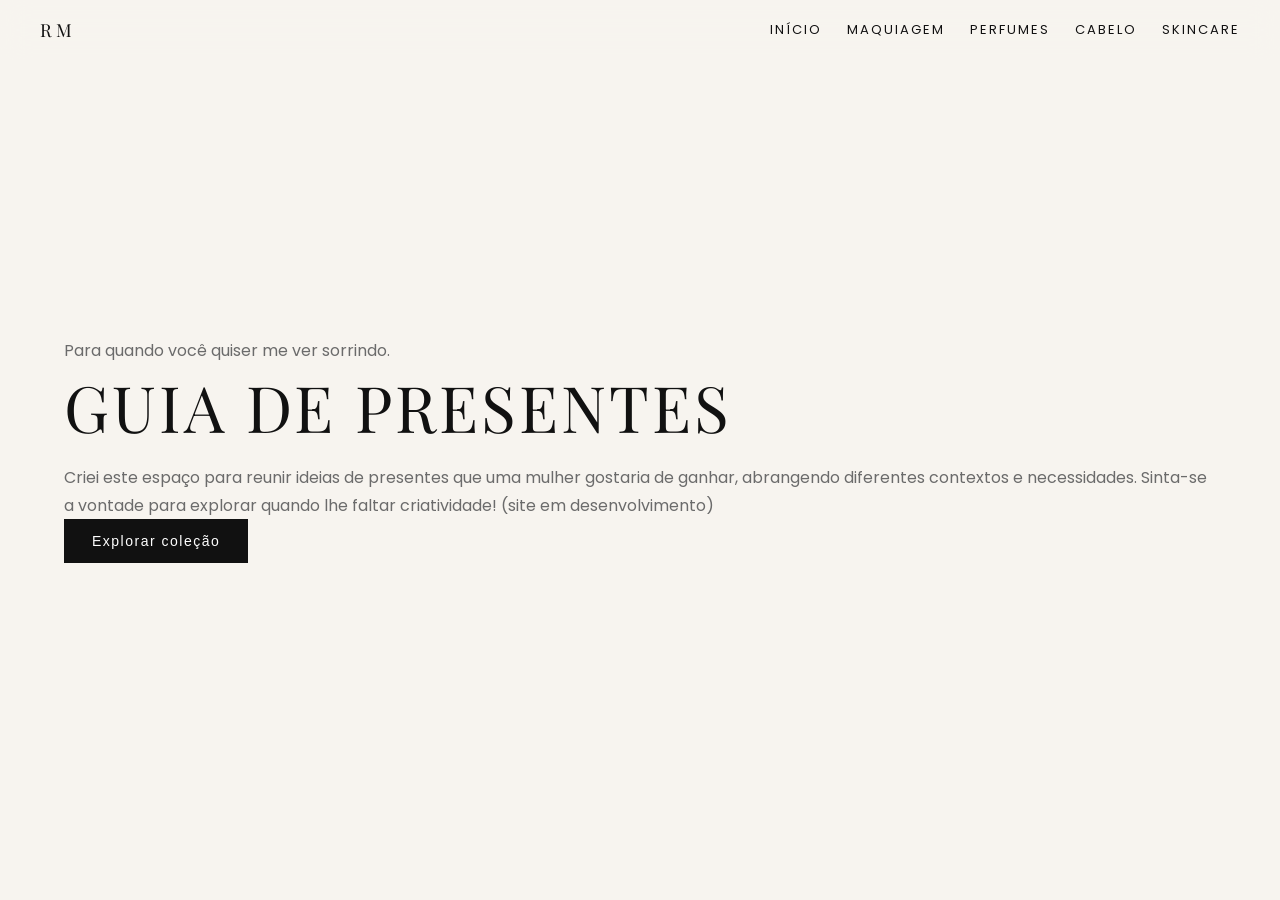
<file: index.html>
<!DOCTYPE html>
<html lang="pt-BR">
<head>

    <meta charset="UTF-8">

    <meta name="viewport" content="width=device-width, initial-scale=1.0">

    <title>GUIA DE PRESENTES</title>

    <link rel="stylesheet" href="style.css">

    <!-- Fontes -->
    <link rel="preconnect" href="https://fonts.googleapis.com">
    <link rel="preconnect" href="https://fonts.gstatic.com" crossorigin>

    <link href="https://fonts.googleapis.com/css2?family=Poppins:wght@300;400;700&family=Playfair+Display:wght@500;700&display=swap" rel="stylesheet">
</head>
<body>

<!-- ================= TOPBAR ================= -->
<nav class="topbar">

    <div class="logo">RM</div>

    <div class="links">
        <a href="#hero">Início</a>
        <a href="maquiagem.html">Maquiagem</a>
        <a href="perfumes.html">Perfumes</a>
        <a href="Cabelo.html">Cabelo</a>
        <a href="skincare.html">Skincare</a>
    </div>
</nav>


<!-- ================= HERO ================= -->
<section id="hero" class="hero container">

    <div class="hero-texto">

        <p class="subtitulo">Para quando você quiser me ver sorrindo.</p>

        <h1>GUIA DE PRESENTES</h1>

        <p class="descricao">
            Criei este espaço para reunir ideias de presentes que uma mulher gostaria de ganhar, abrangendo diferentes contextos e necessidades. Sinta-se a vontade para explorar quando lhe faltar criatividade! (site em desenvolvimento)
        </p>

        <button class="botao-principal" onclick="mostrarCategorias()">
          Explorar coleção
        </button>
    </div>
</section>


<!-- ================= CATEGORIAS ================= -->
<section id="categorias" class="categorias container escondido">

    <h2>Escolha uma categoria</h2>
 
    <div class="categorias-grid">

        <a href="maquiagem.html" class="categoria-card">
             <h3>Maquiagem</h3>
        </a>

        <a href="perfumes.html" class="categoria-card">
             <h3>Perfumes</h3>
        </a>

        <a href="Cabelo.html" class="categoria-card">
             <h3>Cabelo</h3>
        </a>

        <a href="skincare.html" class="categoria-card">
             <h3>Skincare</h3>
        </a>

        <a href="#" class="categoria-card">
             <h3>Corpo</h3>
        </a>

        <a href="#" class="categoria-card">
             <h3>Acessórios</h3>
        </a>

        <a href="#" class="categoria-card">
             <h3>Roupas</h3>
        </a>
    </div>
</section>

<script>

function mostrarCategorias() {
    const hero = document.getElementById("hero");
    const categorias = document.getElementById("categorias");
    hero.style.display = "none";
    categorias.classList.remove("escondido");
    window.scrollTo({
        top: 0,
        behavior: "smooth"
    });
}

</script>

</body>
</html>
</file>
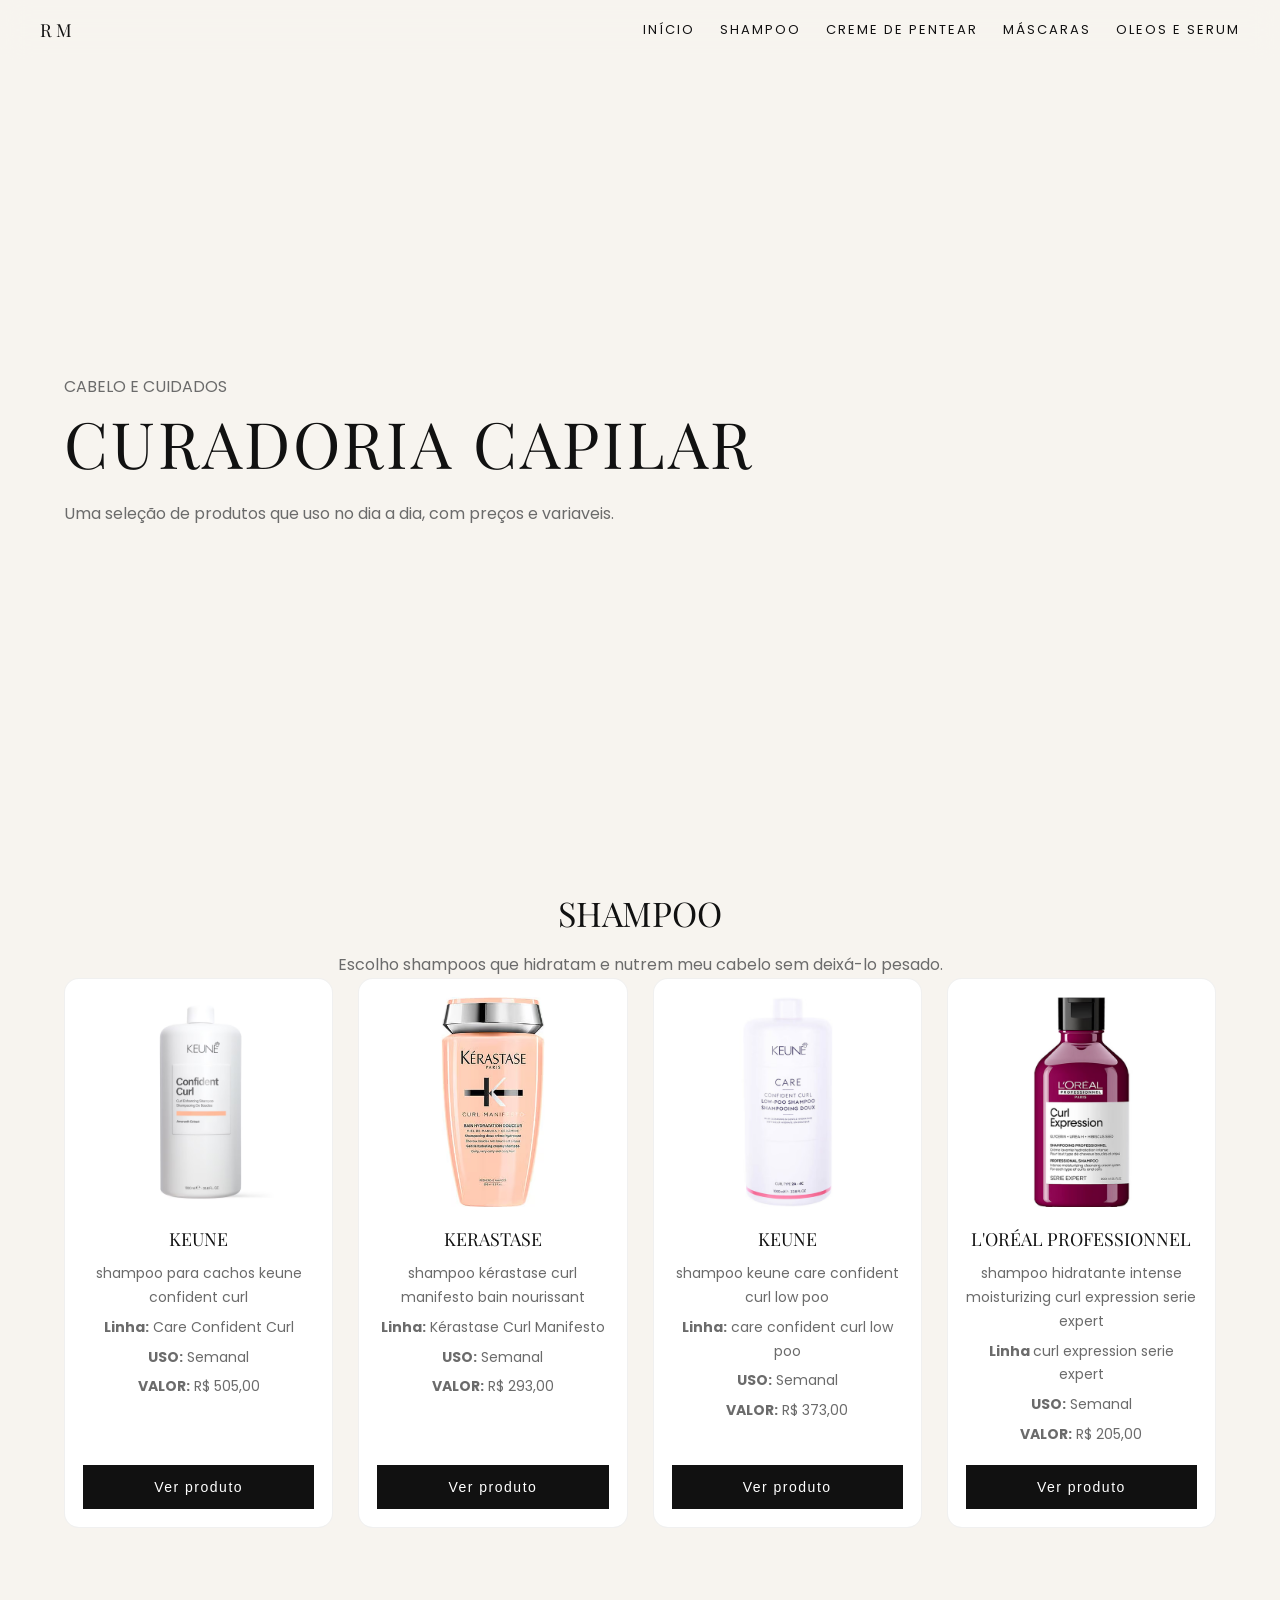
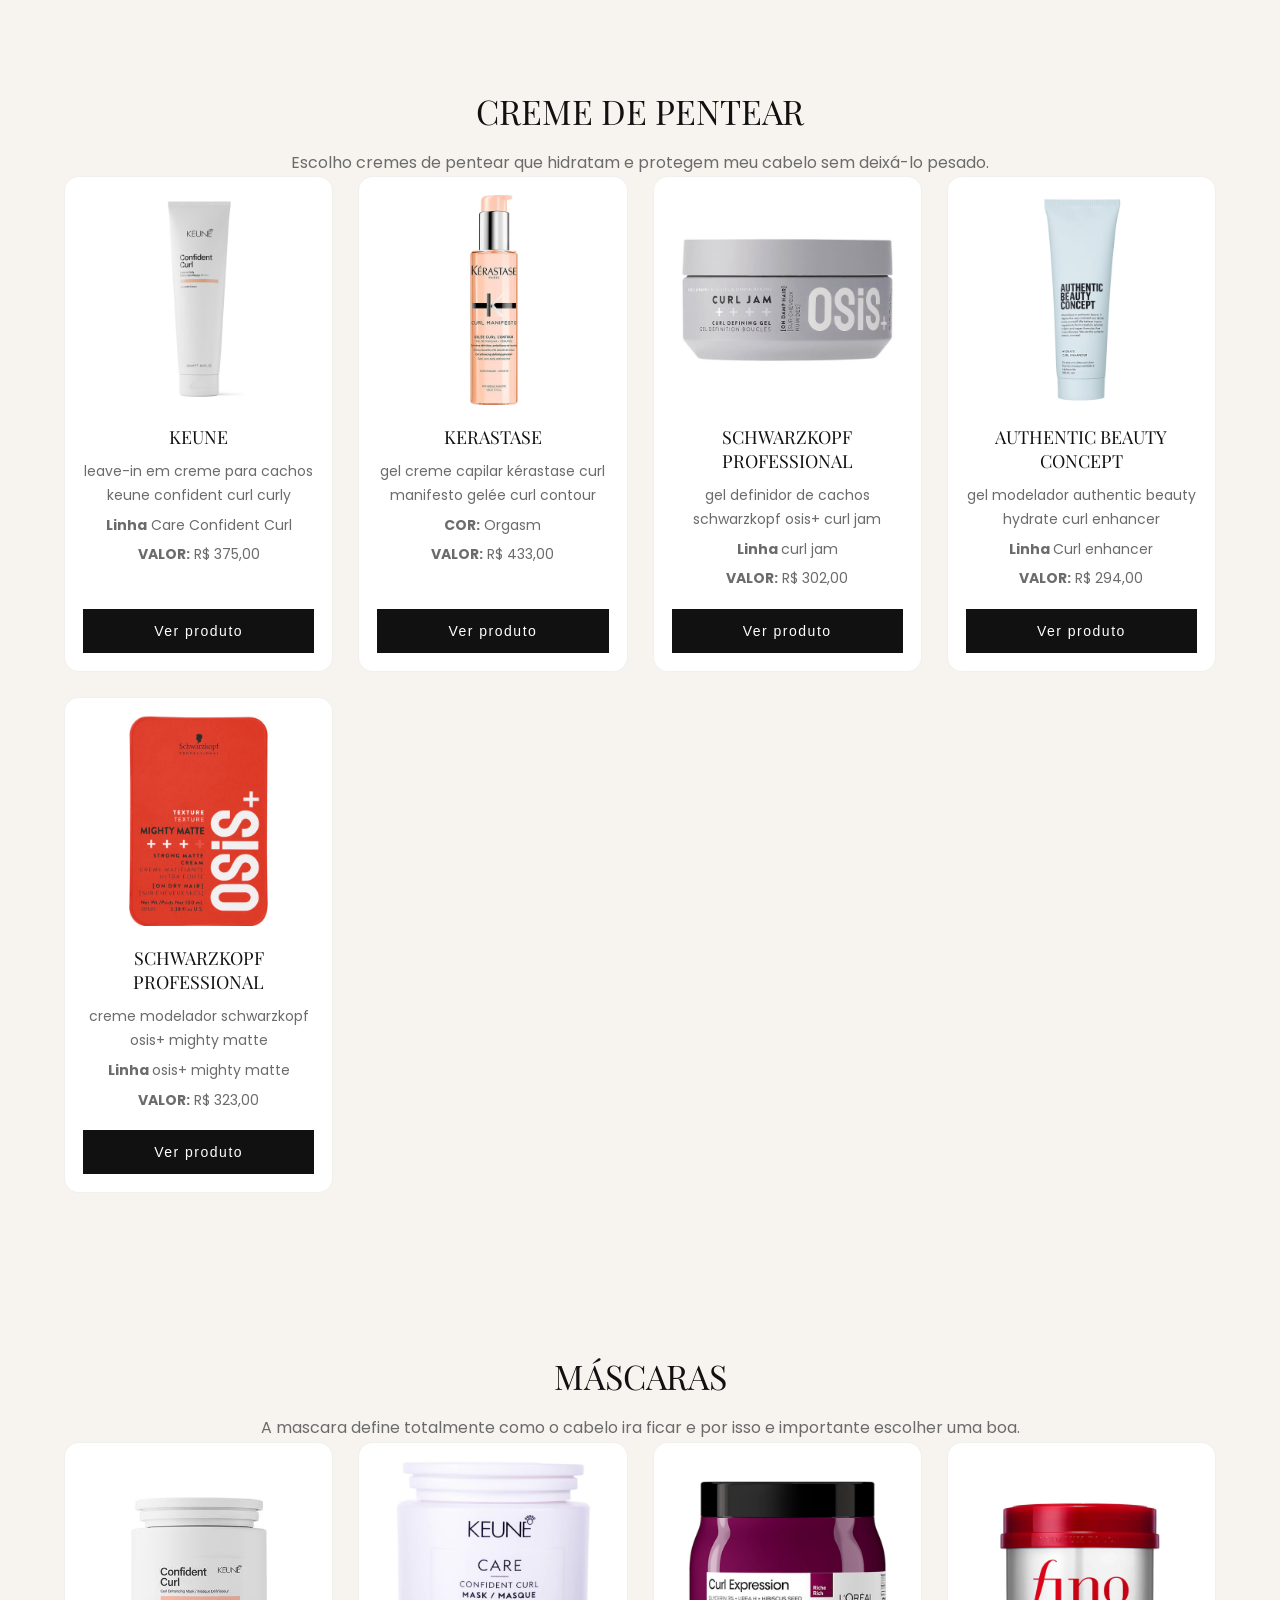
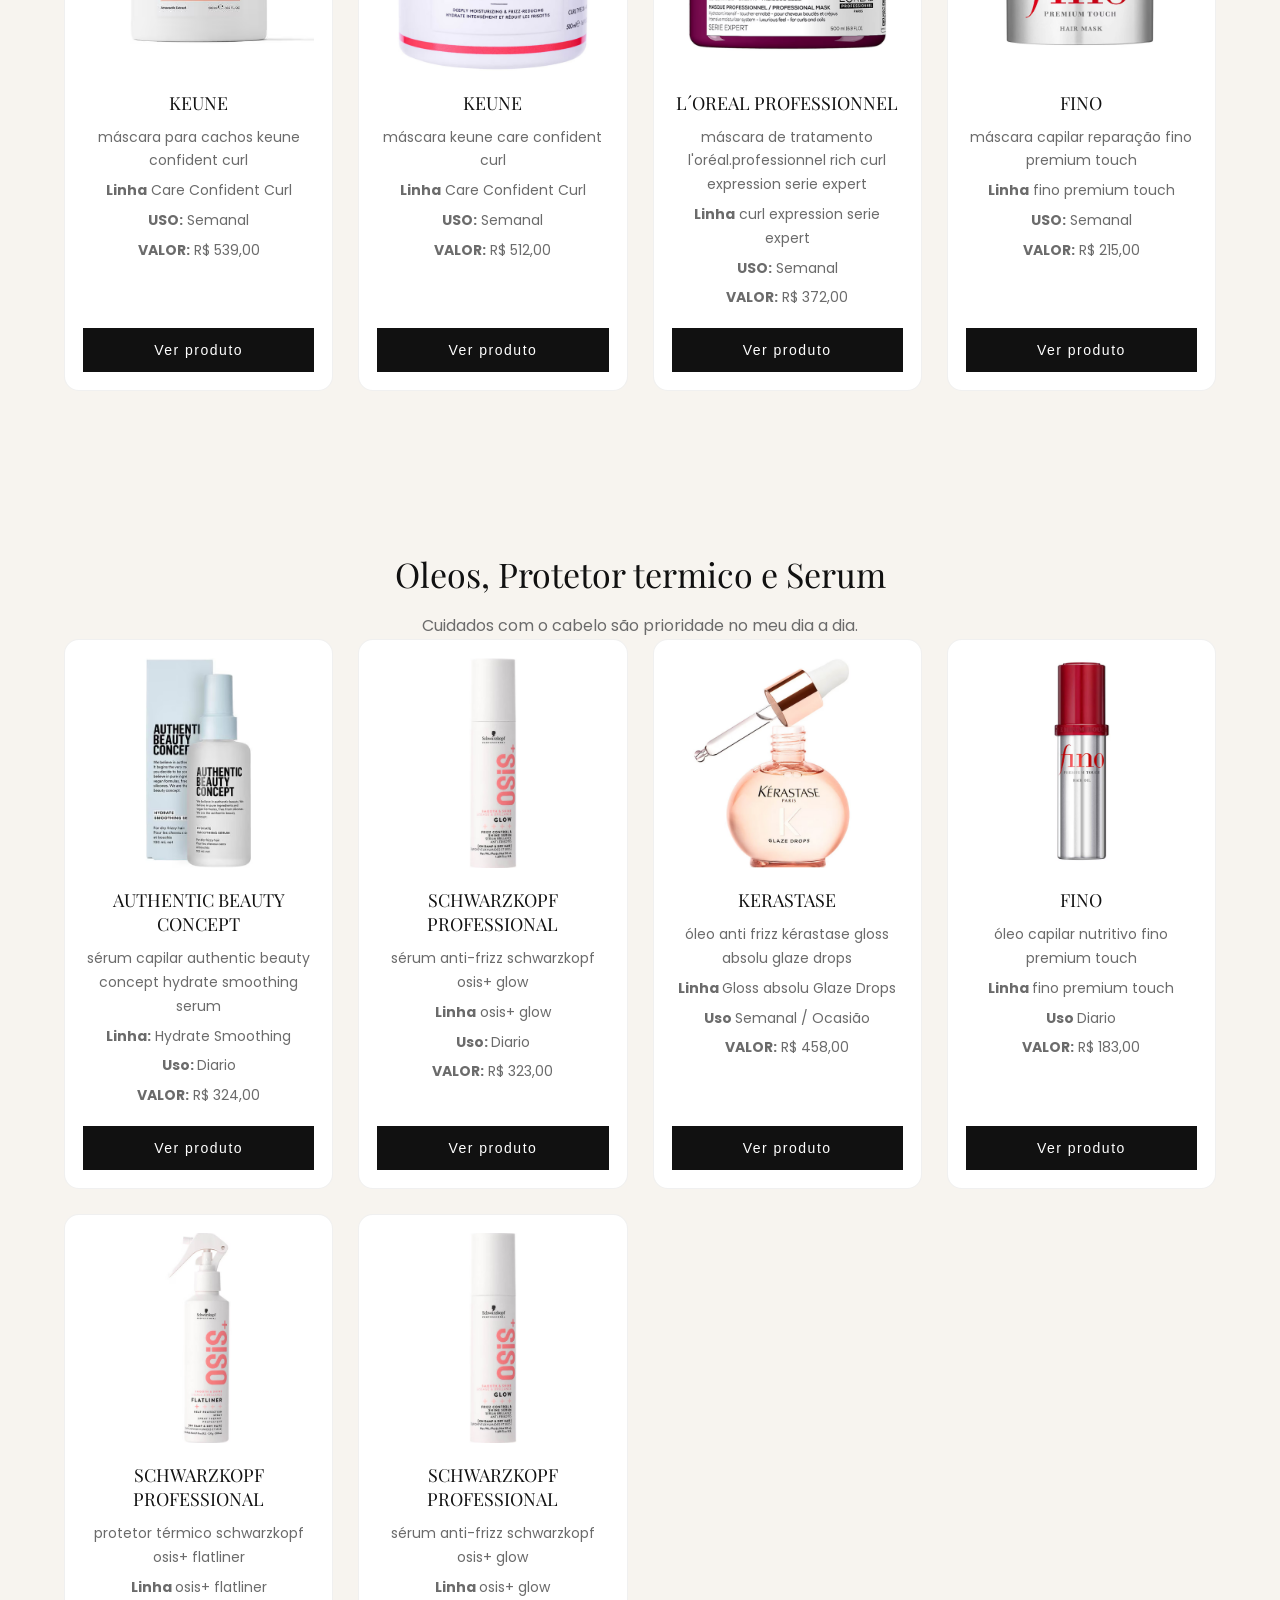
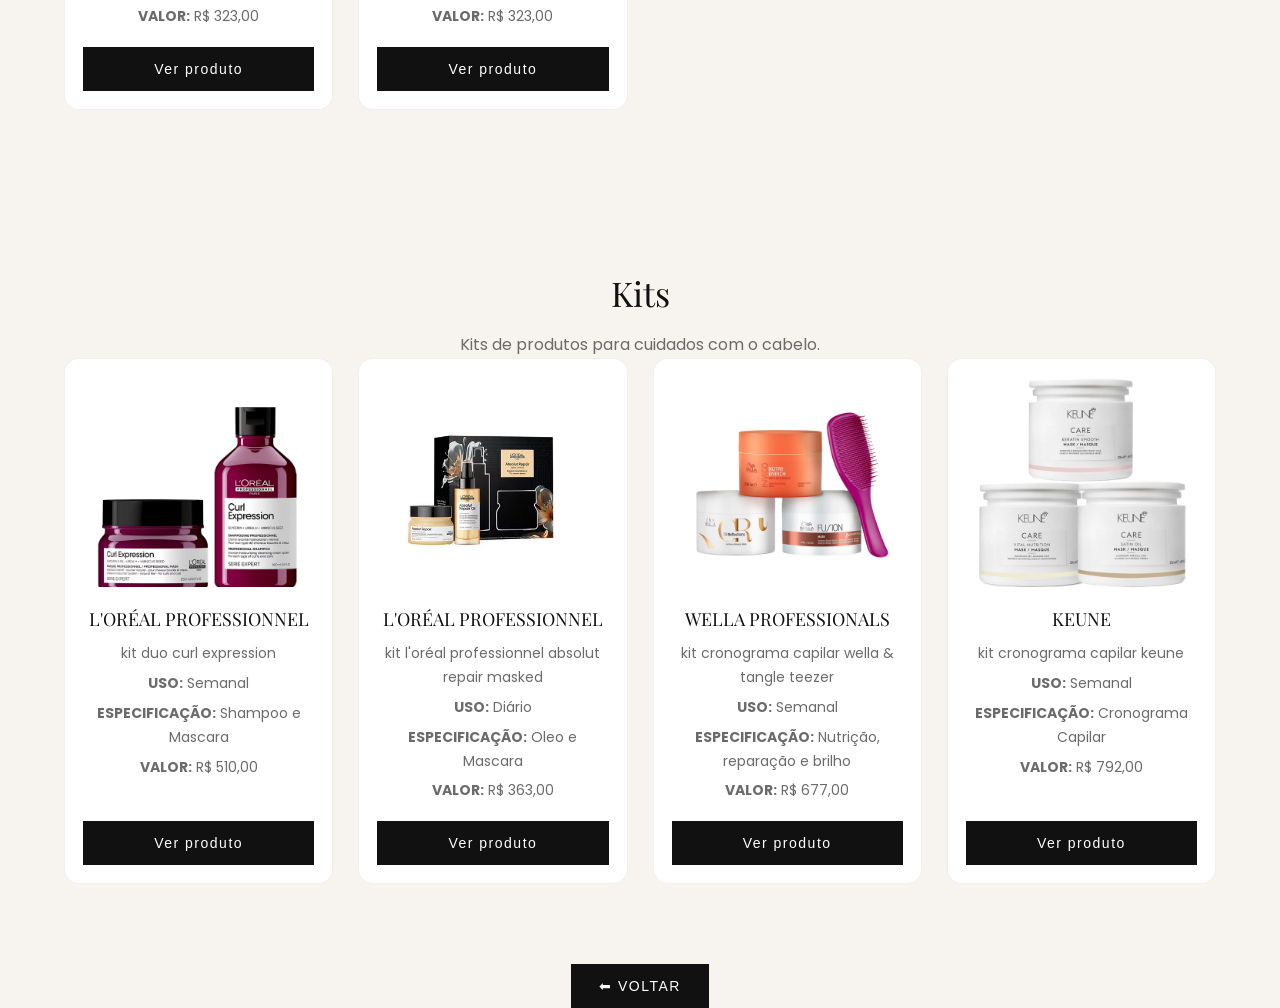
<file: Cabelo.html>
<!DOCTYPE html>
<html lang="pt-BR">
<head>
    <meta charset="UTF-8">
    <title>Cabelo - Guia de Presentes</title>

    <link rel="stylesheet" href="style.css">

    <!-- FONTES -->
    <link rel="preconnect" href="https://fonts.googleapis.com">
    <link rel="preconnect" href="https://fonts.gstatic.com" crossorigin>

    <link href="https://fonts.googleapis.com/css2?family=Playfair+Display:wght@500;700&family=Poppins:wght@300;400;500;600&display=swap" rel="stylesheet">
</head>

<body>

<!-- ================= TOPBAR ================= -->
<div class="topbar">

    <div class="logo">RM</div>

    <div class="links">
        <a href="index.html">Início</a>
        <a href="#Shampoo">Shampoo</a>
        <a href="#Creme de Pentear">Creme de Pentear</a>
        <a href="#mascaras">Máscaras</a>
        <a href="#Oleos e Serum">Oleos e Serum</a>
    </div>

</div>

<!-- ================= HERO ================= -->
<section class="hero container">

    <div class="hero-texto">

        <p class="subtitulo">CABELO E CUIDADOS</p>

        <h1>CURADORIA CAPILAR</h1>

        <p class="descricao">
            Uma seleção de produtos que uso no dia a dia, com preços e variaveis.
        </p>

    </div>

</section>

<!-- ================= SHAMPOO ================= -->
<section id="Shampoo" class="container reveal">

    <h2>SHAMPOO</h2>

    <p>Escolho shampoos que hidratam e nutrem meu cabelo sem deixá-lo pesado.</p>

    <div class="grid">

        <div class="card">
            <img src="images/KEUNE.shampoocareconfidentcurl.jpg" alt="KEUNE Shampoo">
            <h2>KEUNE</h2>
            <p>shampoo para cachos keune confident curl</p>
            <p><strong>Linha:</strong> Care Confident Curl</p>
            <p><strong>USO:</strong> Semanal</p>
            <p><strong>VALOR:</strong> R$ 505,00</p>

            <a href="https://www.sephora.com.br/shampoo-para-cachos-keune-confident-curl-9090820292-9090820292.html" target="_blank">
                <button>Ver produto</button>
            </a>
        </div>

        <div class="card">
            <img src="images/KERASTASE.shampoo.curlmanifesto.jpg" alt="KERASTASE Shampoo">
            <h2>KERASTASE</h2>
            <p>shampoo kérastase curl manifesto bain nourissant</p>
            <p><strong>Linha:</strong> Kérastase Curl Manifesto</p>
            <p><strong>USO:</strong> Semanal</p>
            <p><strong>VALOR:</strong> R$ 293,00</p>

            <a href="https://www.sephora.com.br/shampoo-kerastase-curl-manifesto-bain-nourissant-44990645-44990645.html" target="_blank">
                <button>Ver produto</button>
            </a>
        </div>

        <div class="card">
            <img src="images/KEUNE.shampoocareconfidentcurllowpoo.jpg" alt="KEUNE Shampoo Low Poo">
            <h2>KEUNE</h2>
            <p>shampoo keune care confident curl low poo</p>
            <p><strong>Linha:</strong> care confident curl low poo</p>
            <p><strong>USO:</strong> Semanal</p>
            <p><strong>VALOR:</strong> R$ 373,00</p>

            <a href="https://www.sephora.com.br/shampoo-keune-care-confident-curl-low-poo-9090719274-9090719274.html" target="_blank">
                <button>Ver produto</button>
            </a>
        </div>

        <div class="card">
            <img src="images/LOREAL.shampoocurlexpressionserieexpert.jpg" alt="shampoo curl expression serie expert">
            <h2>L'ORÉAL PROFESSIONNEL</h2>
            <p>shampoo hidratante intense moisturizing curl expression serie expert</p>
            <p><strong>Linha </strong> curl expression serie expert</p>
            <p><strong>USO:</strong> Semanal</p>
            <p><strong>VALOR:</strong> R$ 205,00</p>

            <a href="https://www.sephora.com.br/shampoo-hidratante-l-oreal-professionnel-intense-moisturizing-curl-expression-serie-expert-9090618637-9090618637.html" target="_blank">
                <button>Ver produto</button>
            </a>
        </div>

    </div>
</section>

<!-- ================= CREME DE PENTEAR ================= -->
<section id="Creme de Pentear" class="container reveal">

    <h2>CREME DE PENTEAR</h2>

    <p>Escolho cremes de pentear que hidratam e protegem meu cabelo sem deixá-lo pesado.</p>

    <div class="grid">

        <div class="card">
            <img src="images/KEUNE.cremepentearcareconfidentcurl.jpg" alt="KEUNE Creme de Pentear">
            <h2>KEUNE</h2>
            <p>leave-in em creme para cachos keune confident curl curly</p>
            <p><strong>Linha</strong> Care Confident Curl</p>
            <p><strong>VALOR:</strong> R$ 375,00</p>

            <a href="https://www.sephora.com.br/leave-in-para-cachos-keune-confident-curl-curly-9090820299-9090820299.html" target="_blank">
                <button>Ver produto</button>
            </a>
        </div>

        <div class="card">
            <img src="images/KERASTASE.gelcremecapilarcurlmanifesto.jpg" alt="KERASTASE Gel Creme Capilar">
            <h2>KERASTASE</h2>
            <p>gel creme capilar kérastase curl manifesto gelée curl contour</p>
            <p><strong>COR:</strong> Orgasm</p>
            <p><strong>VALOR:</strong> R$ 433,00</p>

            <a href="https://www.sephora.com.br/gel-creme-capilar-kerastase-curl-manifesto-gelee-curl-contour-44990650-44990650.html" target="_blank">
                <button>Ver produto</button>
            </a>
        </div>

        <div class="card">
            <img src="images/SCHWARZKOPF.geldefinidorcurljam.jpg" alt="SCHWARZKOPF Gel Definidor">
            <h2>SCHWARZKOPF PROFESSIONAL</h2>
            <p>gel definidor de cachos schwarzkopf osis+ curl jam</p>
            <p><strong>Linha </strong> curl jam</p>
            <p><strong>VALOR:</strong> R$ 302,00</p>

            <a href="https://www.sephora.com.br/gel-definidor-de-cachos-schwarzkopf-osis%2B-curl-jam-9090713529-9090713529.html" target="_blank">
                <button>Ver produto</button>
            </a>
        </div>

        <div class="card">
            <img src="images/AUTHENTICBEAUTYCONCEPT.gelmodeladorcurlenhancer.jpg" alt="AUTHENTIC BEAUTY CONCEPT Gel Modelador">
            <h2>AUTHENTIC BEAUTY CONCEPT</h2>
            <p>gel modelador authentic beauty hydrate curl enhancer</p>
            <p><strong>Linha </strong> Curl enhancer</p>
            <p><strong>VALOR:</strong> R$ 294,00</p>

            <a href="https://www.sephora.com.br/gel-modelador-authentic-beauty-hydrate-curl-enhancer-9090722160-722160.html" target="_blank">
                <button>Ver produto</button>
            </a>
        </div>

        <div class="card">
            <img src="images/SCHWARZKOPF.crememodeladorosismightymatte.jpg" alt="SCHWARZKOPF Creme Modelador osis+ mighty matte">
            <h2>SCHWARZKOPF PROFESSIONAL</h2>
            <p>creme modelador schwarzkopf osis+ mighty matte</p>
            <p><strong>Linha </strong> osis+ mighty matte</p>
            <p><strong>VALOR:</strong> R$ 323,00</p>

            <a href="https://www.sephora.com.br/creme-modelador-schwarzkopf-osis%2B-mighty-matte-9090713520-9090713520.html" target="_blank">
                <button>Ver produto</button>
            </a>
        </div>

    </div>
</section>

<!-- ================= MASCARAS ================= -->
<section id="mascaras" class="container reveal">

    <h2>MÁSCARAS</h2>

    <p>A mascara define totalmente como o cabelo ira ficar e por isso e importante escolher uma boa.</p>

    <div class="grid">

        <div class="card">
            <img src="images/KEUNE.mascaracareconfident.jpg" alt="Mascara Care Confident Curl">
            <h2>KEUNE</h2>
            <p>máscara para cachos keune confident curl</p>
            <p><strong>Linha</strong> Care Confident Curl</p>
            <p><strong>USO:</strong> Semanal</p>
            <p><strong>VALOR:</strong> R$ 539,00</p>

            <a href="https://www.sephora.com.br/mascara-para-cachos-keune-confident-curl-9090820296-9090820296.html" target="_blank">
                <button>Ver produto</button>
            </a>
        </div>

        <div class="card">
            <img src="images/KEUNE.careconfidentmask.jpg" alt="Mask Care Confident Curl">
            <h2>KEUNE</h2>
            <p>máscara keune care confident curl</p>
            <p><strong>Linha</strong> Care Confident Curl</p>
            <p><strong>USO:</strong> Semanal</p>
            <p><strong>VALOR:</strong> R$ 512,00</p>

            <a href="https://www.sephora.com.br/mascara-keune-care-confident-curl-9090719280-9090719280.html" target="_blank">
                <button>Ver produto</button>
            </a>
        </div>

        <div class="card">
            <img src="images/LOREAL.mascaracurlexpressionserieexpert.jpg" alt="Mascara curl expression serie expert">
            <h2>L´OREAL PROFESSIONNEL</h2>
            <p>máscara de tratamento l'oréal.professionnel rich curl expression serie expert</p>
            <p><strong>Linha</strong> curl expression serie expert</p>
            <p><strong>USO:</strong> Semanal</p>
            <p><strong>VALOR:</strong> R$ 372,00</p>

            <a href="https://www.sephora.com.br/mascara-de-tratamento-l-oreal-professionnel-rich-curl-expression-serie-expert-9090654059-9090654059.html" target="_blank">
                <button>Ver produto</button>
            </a>
        </div>

        <div class="card">
            <img src="images/FINO.máscarafinopremiumtouch.jpg" alt="Mascara Fino Premium Touch">
            <h2>FINO</h2>
            <p>máscara capilar reparação fino premium touch</p>
            <p><strong>Linha</strong> fino premium touch</p>
            <p><strong>USO:</strong> Semanal</p>
            <p><strong>VALOR:</strong> R$ 215,00</p>

            <a href="https://www.sephora.com.br/mascara-capilar-reparacao-fino-premium-touch-9090815481-9090815481.html" target="_blank">
                <button>Ver produto</button>
            </a>
        </div>


    </div>
</section>

<!-- ================= OLEOS E SERUM ================= -->
<section id="Oleos e Serum" class="container reveal">

    <h2>Oleos, Protetor termico e Serum</h2>

    <p>Cuidados com o cabelo são prioridade no meu dia a dia.</p>

    <div class="grid">

        <div class="card">
            <img src="images/AUTHENTICBEAUTYCONCEPT.serumhydratesmoothing.jpg" alt="Care Natural Cleanser">
            <h2>AUTHENTIC BEAUTY CONCEPT</h2>
            <p>sérum capilar authentic beauty concept hydrate smoothing serum</p>
            <p><strong>Linha:</strong> Hydrate Smoothing</p>
            <p><strong>Uso: </strong> Diario</p>
            <p><strong>VALOR:</strong> R$ 324,00</p>

            <a href="https://www.sephora.com.br/serum-capilar-authentic-beauty-concept-hydrate-smoothing-serum-9090736682-736682.html" target="_blank">
                <button>Ver produto</button>
            </a>
        </div>

        <div class="card">
            <img src="images/SCHWARZKOPFPROFESSIONAL.serumantifrizzosis.jpg" alt="osis+ glow serum anti-frizz">
            <h2>SCHWARZKOPF PROFESSIONAL</h2>
            <p>sérum anti-frizz schwarzkopf osis+ glow</p>
            <p><strong>Linha</strong> osis+ glow</p>
            <p><strong>Uso: </strong> Diario</p>
            <p><strong>VALOR:</strong> R$ 323,00</p>

            <a href="https://www.sephora.com.br/serum-anti-frizz-schwarzkopf-osis%2B-glow-9090713541-9090713541.html" target="_blank">
                <button>Ver produto</button>
            </a>
        </div>

        <div class="card">
            <img src="images/KERASTASE.oleoglossabsolu.jpg" alt="Kerastase Oil">
            <h2>KERASTASE</h2>
            <p>óleo anti frizz kérastase gloss absolu glaze drops</p>
            <p><strong>Linha </strong> Gloss absolu Glaze Drops</p>
            <p><strong>Uso </strong> Semanal / Ocasião</p>
            <p><strong>VALOR:</strong> R$ 458,00</p>

            <a href="https://www.sephora.com.br/oleo-anti-frizz-%20kerastase-gloss-absolu-glaze-drops-88993372-88993372.html" target="_blank">
                <button>Ver produto</button>
            </a>
        </div>

        <div class="card">
            <img src="images/FINO.óleocapilarfinopremiumtouch.jpg" alt="Fenty Skin">
            <h2>FINO</h2>
            <p>óleo capilar nutritivo fino premium touch</p>
            <p><strong>Linha </strong> fino premium touch</p>
            <p><strong>Uso </strong> Diario</p>
            <p><strong>VALOR:</strong> R$ 183,00</p>

            <a href="https://www.sephora.com.br/oleo-capilar-nutritivo-fino-premium-touch-9090815482-9090815482.html" target="_blank">
                <button>Ver produto</button>
            </a>
        </div>

        <div class="card">
            <img src="images/SCHWARZKOPF.protetortermicoosisflatliner.jpg" alt="SCHWARZKOPF Protetor Térmico osis+ flatliner">
            <h2>SCHWARZKOPF PROFESSIONAL</h2>
            <p>protetor térmico schwarzkopf osis+ flatliner</p>
            <p><strong>Linha </strong> osis+ flatliner</p>
            <p><strong>VALOR:</strong> R$ 323,00</p>

            <a href="https://www.sephora.com.br/protetor-termico-schwarzkopf-flatliner-osis%2B-9090713534-9090713534.html" target="_blank">
                <button>Ver produto</button>
            </a>
        </div>

        <div class="card">
            <img src="images/SCHWARZKOPF.sérumosisglow.jpg" alt="SCHWARZKOPF Sérum osis+ glow">
            <h2>SCHWARZKOPF PROFESSIONAL</h2>
            <p>sérum anti-frizz schwarzkopf osis+ glow</p>
            <p><strong>Linha </strong> osis+ glow</p>
            <p><strong>VALOR:</strong> R$ 323,00</p>

            <a href="https://www.sephora.com.br/serum-anti-frizz-schwarzkopf-osis%2B-glow-9090713541-9090713541.html" target="_blank">
                <button>Ver produto</button>
            </a>
        </div>

    </div>
</section>

<!-- ================= KITS ================= -->
<section id="Kits" class="container reveal">

    <h2>Kits</h2>

    <p>Kits de produtos para cuidados com o cabelo.</p>

    <div class="grid">

        <div class="card">
            <img src="images/LOREAL.kitduocurlexpression.jpg" alt="L'ORÉAL Kit Duo Curl Expression">
            <h2>L'ORÉAL PROFESSIONNEL</h2>
            <p>kit duo curl expression</p>
            <p><strong>USO:</strong> Semanal</p>
            <p><strong>ESPECIFICAÇÃO:</strong> Shampoo e Mascara</p>
            <p><strong>VALOR:</strong> R$ 510,00</p>

            <a href="https://www.sephora.com.br/kit-duo-curl-expression-kit90hair-kit90hair.html" target="_blank">
                <button>Ver produto</button>
            </a>
        </div>

        <div class="card">
            <img src="images/LOREAL.kitabsolutrepair.jpg" alt="L'ORÉAL Kit Absolut Repair">
            <h2>L'ORÉAL PROFESSIONNEL</h2>
            <p>kit l'oréal professionnel absolut repair masked</p>
            <p><strong>USO:</strong> Diário</p>
            <p><strong>ESPECIFICAÇÃO:</strong> Oleo e Mascara</p>
            <p><strong>VALOR:</strong> R$ 363,00</p>

            <a href="https://www.sephora.com.br/kit-l-oreal-professionnel-absolut-repair-masked-9090771882-9090771882.html" target="_blank">
                <button>Ver produto</button>
            </a>
        </div>

        <div class="card">
            <img src="images/WELLA.kitcronogramacapilarepente.jpg" alt="Wella Cronograma capilar">
            <h2>WELLA PROFESSIONALS</h2>
            <p>kit cronograma capilar wella & tangle teezer</p>
            <p><strong>USO:</strong> Semanal</p>
            <p><strong>ESPECIFICAÇÃO:</strong> Nutrição, reparação e brilho</p>
            <p><strong>VALOR:</strong> R$ 677,00</p>

            <a href="https://www.sephora.com.br/Kit-Cronograma-Capilar-Wella-tangle-teezer-Kit48Hair-Kit48Hair.html" target="_blank">
                <button>Ver produto</button>
            </a>
        </div>

        <div class="card">
            <img src="images/KEUNE.kitcronogramacapilarepente.jpg" alt="Keune Cronograma capilar">
            <h2>KEUNE</h2>
            <p>kit cronograma capilar keune</p>
            <p><strong>USO:</strong> Semanal</p>
            <p><strong>ESPECIFICAÇÃO:</strong> Cronograma Capilar</p>
            <p><strong>VALOR:</strong> R$ 792,00</p>

            <a href="https://www.sephora.com.br/kit-cronograma-capilar-keune-kit14hair-kit14hair.html" target="_blank">
                <button>Ver produto</button>
            </a>
        </div>

    </div>
</section>

<!-- ================= VOLTAR ================= -->
<div class="container">
    <button onclick="window.location.href='index.html'">
        ⬅ VOLTAR
    </button>
</div>

</body>
</html>
</file>
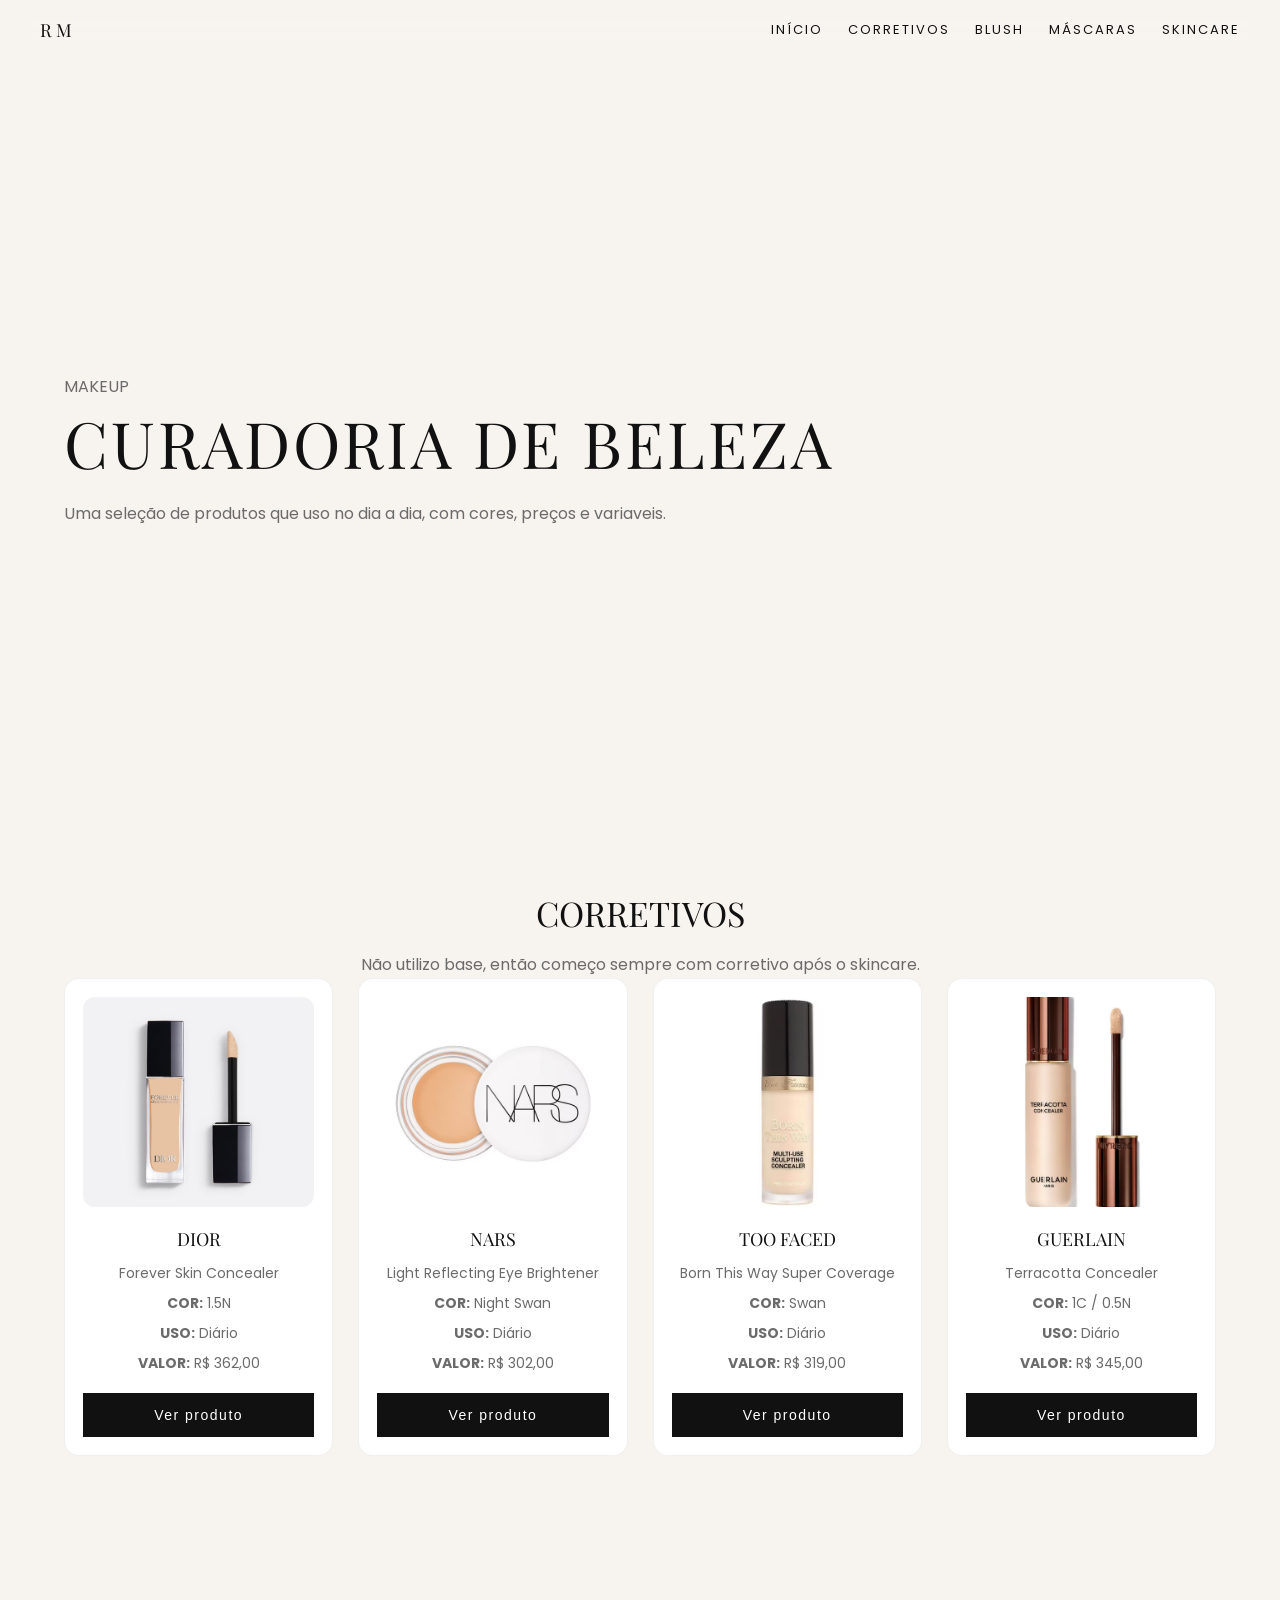
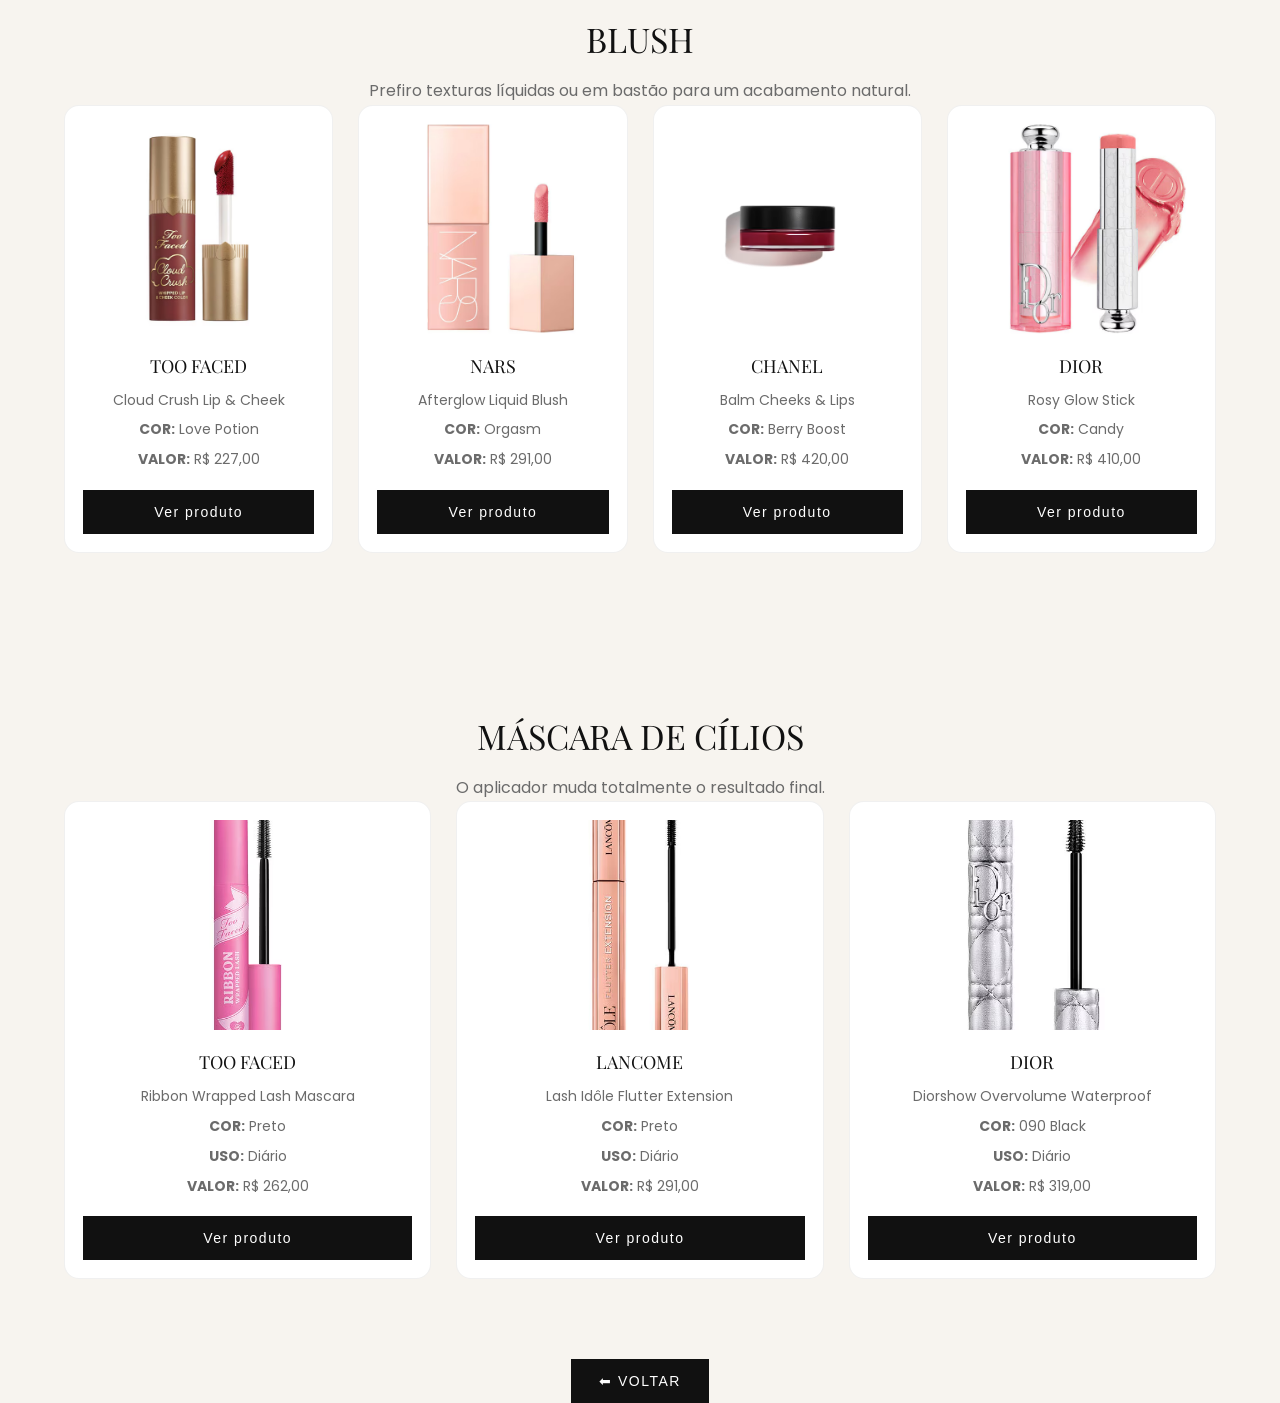
<file: maquiagem.html>
<!DOCTYPE html>
<html lang="pt-BR">
<head>
    <meta charset="UTF-8">
    <title>Maquiagem - Guia de Presentes</title>

    <link rel="stylesheet" href="style.css">

    <!-- FONTES -->
    <link rel="preconnect" href="https://fonts.googleapis.com">
    <link rel="preconnect" href="https://fonts.gstatic.com" crossorigin>

    <link href="https://fonts.googleapis.com/css2?family=Playfair+Display:wght@500;700&family=Poppins:wght@300;400;500;600&display=swap" rel="stylesheet">
</head>

<body>

<!-- ================= TOPBAR ================= -->
<div class="topbar">

    <div class="logo">RM</div>

    <div class="links">
        <a href="index.html">Início</a>
        <a href="#corretivos">Corretivos</a>
        <a href="#blush">Blush</a>
        <a href="#mascaras">Máscaras</a>
        <a href="#skincare">Skincare</a>
    </div>

</div>

<!-- ================= HERO ================= -->
<section class="hero container">

    <div class="hero-texto">

        <p class="subtitulo">MAKEUP</p>

        <h1>CURADORIA DE BELEZA</h1>

        <p class="descricao">
            Uma seleção de produtos que uso no dia a dia, com cores, preços e variaveis.
        </p>

    </div>

</section>

<!-- ================= CORRETIVOS ================= -->
<section id="corretivos" class="container reveal">

    <h2>CORRETIVOS</h2>

    <p>Não utilizo base, então começo sempre com corretivo após o skincare.</p>

    <div class="grid">

        <div class="card">
            <img src="images/base.jpg" alt="Dior Concealer">
            <h2>DIOR</h2>
            <p>Forever Skin Concealer</p>
            <p><strong>COR:</strong> 1.5N</p>
            <p><strong>USO:</strong> Diário</p>
            <p><strong>VALOR:</strong> R$ 362,00</p>

            <a href="https://www.sephora.com.br/corretivo-dior-forever-skin-concealer-88990778-88990778.html" target="_blank">
                <button>Ver produto</button>
            </a>
        </div>

        <div class="card">
            <img src="images/NARS_CORRETIVO.jpg" alt="NARS Concealer">
            <h2>NARS</h2>
            <p>Light Reflecting Eye Brightener</p>
            <p><strong>COR:</strong> Night Swan</p>
            <p><strong>USO:</strong> Diário</p>
            <p><strong>VALOR:</strong> R$ 302,00</p>

            <a href="https://www.sephora.com.br/corretor-iluminador-de-olhos-nars-light-reflecting-eye-brightener-88991144-88991144.html" target="_blank">
                <button>Ver produto</button>
            </a>
        </div>

        <div class="card">
            <img src="images/NARS.SWANcorretivo.jpg" alt="Too Faced Concealer">
            <h2>TOO FACED</h2>
            <p>Born This Way Super Coverage</p>
            <p><strong>COR:</strong> Swan</p>
            <p><strong>USO:</strong> Diário</p>
            <p><strong>VALOR:</strong> R$ 319,00</p>

            <a href="https://www.sephora.com.br/corretivo-too-faced-born-this-way-super-coverage-multi-use-sculpting-prd43018-14883.html" target="_blank">
                <button>Ver produto</button>
            </a>
        </div>

        <div class="card">
            <img src="images/GUERLAIN.TERRACOTAcorretivo.jpg" alt="Guerlain Concealer">
            <h2>GUERLAIN</h2>
            <p>Terracotta Concealer</p>
            <p><strong>COR:</strong> 1C / 0.5N</p>
            <p><strong>USO:</strong> Diário</p>
            <p><strong>VALOR:</strong> R$ 345,00</p>

            <a href="https://www.sephora.com.br/corretivo-guerlain-terracota-88991717-88991717.html" target="_blank">
                <button>Ver produto</button>
            </a>
        </div>

    </div>
</section>

<!-- ================= BLUSH ================= -->
<section id="blush" class="container reveal">

    <h2>BLUSH</h2>

    <p>Prefiro texturas líquidas ou em bastão para um acabamento natural.</p>

    <div class="grid">

        <div class="card">
            <img src="images/TOO.FACED.lovepotionblush.jpg" alt="Too Faced Blush">
            <h2>TOO FACED</h2>
            <p>Cloud Crush Lip & Cheek</p>
            <p><strong>COR:</strong> Love Potion</p>
            <p><strong>VALOR:</strong> R$ 227,00</p>

            <a href="https://www.sephora.com.br/blush-liquido-cloud-crush-whipped-lip---cheek-88993923-88993923.html" target="_blank">
                <button>Ver produto</button>
            </a>
        </div>

        <div class="card">
            <img src="images/NARS.orgasmblush.jpg" alt="NARS Blush">
            <h2>NARS</h2>
            <p>Afterglow Liquid Blush</p>
            <p><strong>COR:</strong> Orgasm</p>
            <p><strong>VALOR:</strong> R$ 291,00</p>

            <a href="https://www.sephora.com.br/blush-liquido-nars-afterglow-liquid-blush-88991155-88991155.html" target="_blank">
                <button>Ver produto</button>
            </a>
        </div>

        <div class="card">
            <img src="images/CHANEL.berryboostblush.jpg" alt="Chanel Blush">
            <h2>CHANEL</h2>
            <p>Balm Cheeks & Lips</p>
            <p><strong>COR:</strong> Berry Boost</p>
            <p><strong>VALOR:</strong> R$ 420,00</p>

            <a href="https://www.chanel.com/br/maquiagem/p/145386/n1-de-chanel-balsamo-para-labios-e-bochechas-aprimora-a-cor-nutre-preenche/" target="_blank">
                <button>Ver produto</button>
            </a>
        </div>

        <div class="card">
            <img src="images/DIOR.candyblush.jpg" alt="Dior Blush">
            <h2>DIOR</h2>
            <p>Rosy Glow Stick</p>
            <p><strong>COR:</strong> Candy</p>
            <p><strong>VALOR:</strong> R$ 410,00</p>

            <a href="https://www.sephora.com.br/blush-stick-dior-rosy-glow-9090766323-9090766323.html" target="_blank">
                <button>Ver produto</button>
            </a>
        </div>

    </div>
</section>

<!-- ================= MÁSCARAS ================= -->
<section id="mascaras" class="container reveal">

    <h2>MÁSCARA DE CÍLIOS</h2>

    <p>O aplicador muda totalmente o resultado final.</p>

    <div class="grid">

        <div class="card">
            <img src="images/TOOFACED.mascaradecilios.jpg" alt="Too Faced Mascara">
            <h2>TOO FACED</h2>
            <p>Ribbon Wrapped Lash Mascara</p>
            <p><strong>COR:</strong> Preto</p>
            <p><strong>USO:</strong> Diário</p>
            <p><strong>VALOR:</strong> R$ 262,00</p>

            <a href="https://www.sephora.com.br/mascara-de-cilios-too-faced-ribbon-weapped-9090756716.html" target="_blank">
                <button>Ver produto</button>
            </a>
        </div>

        <div class="card">
            <img src="images/LANCOME.mascaradecilios.jpg" alt="Lancôme Mascara">
            <h2>LANCOME</h2>
            <p>Lash Idôle Flutter Extension</p>
            <p><strong>COR:</strong> Preto</p>
            <p><strong>USO:</strong> Diário</p>
            <p><strong>VALOR:</strong> R$ 291,00</p>

            <a href="https://www.sephora.com.br/mascara-de-cilios-lancome-lash-idole-flutter-extension-88993346-88993346.html" target="_blank">
                <button>Ver produto</button>
            </a>
        </div>

        <div class="card">
            <img src="images/DIOR.mascaradecilior.jpg" alt="Dior Mascara">
            <h2>DIOR</h2>
            <p>Diorshow Overvolume Waterproof</p>
            <p><strong>COR:</strong> 090 Black</p>
            <p><strong>USO:</strong> Diário</p>
            <p><strong>VALOR:</strong> R$ 319,00</p>

            <a href="https://www.sephora.com.br/mascara-de-cilios-dior-diorshow-overvolume-waterproof-88995667-88995667.html" target="_blank">
                <button>Ver produto</button>
            </a>
        </div>

    </div>
</section>


<!-- ================= VOLTAR ================= -->
<div class="container">
    <button onclick="window.location.href='index.html'">
        ⬅ VOLTAR
    </button>
</div>

</body>
</html>
</file>
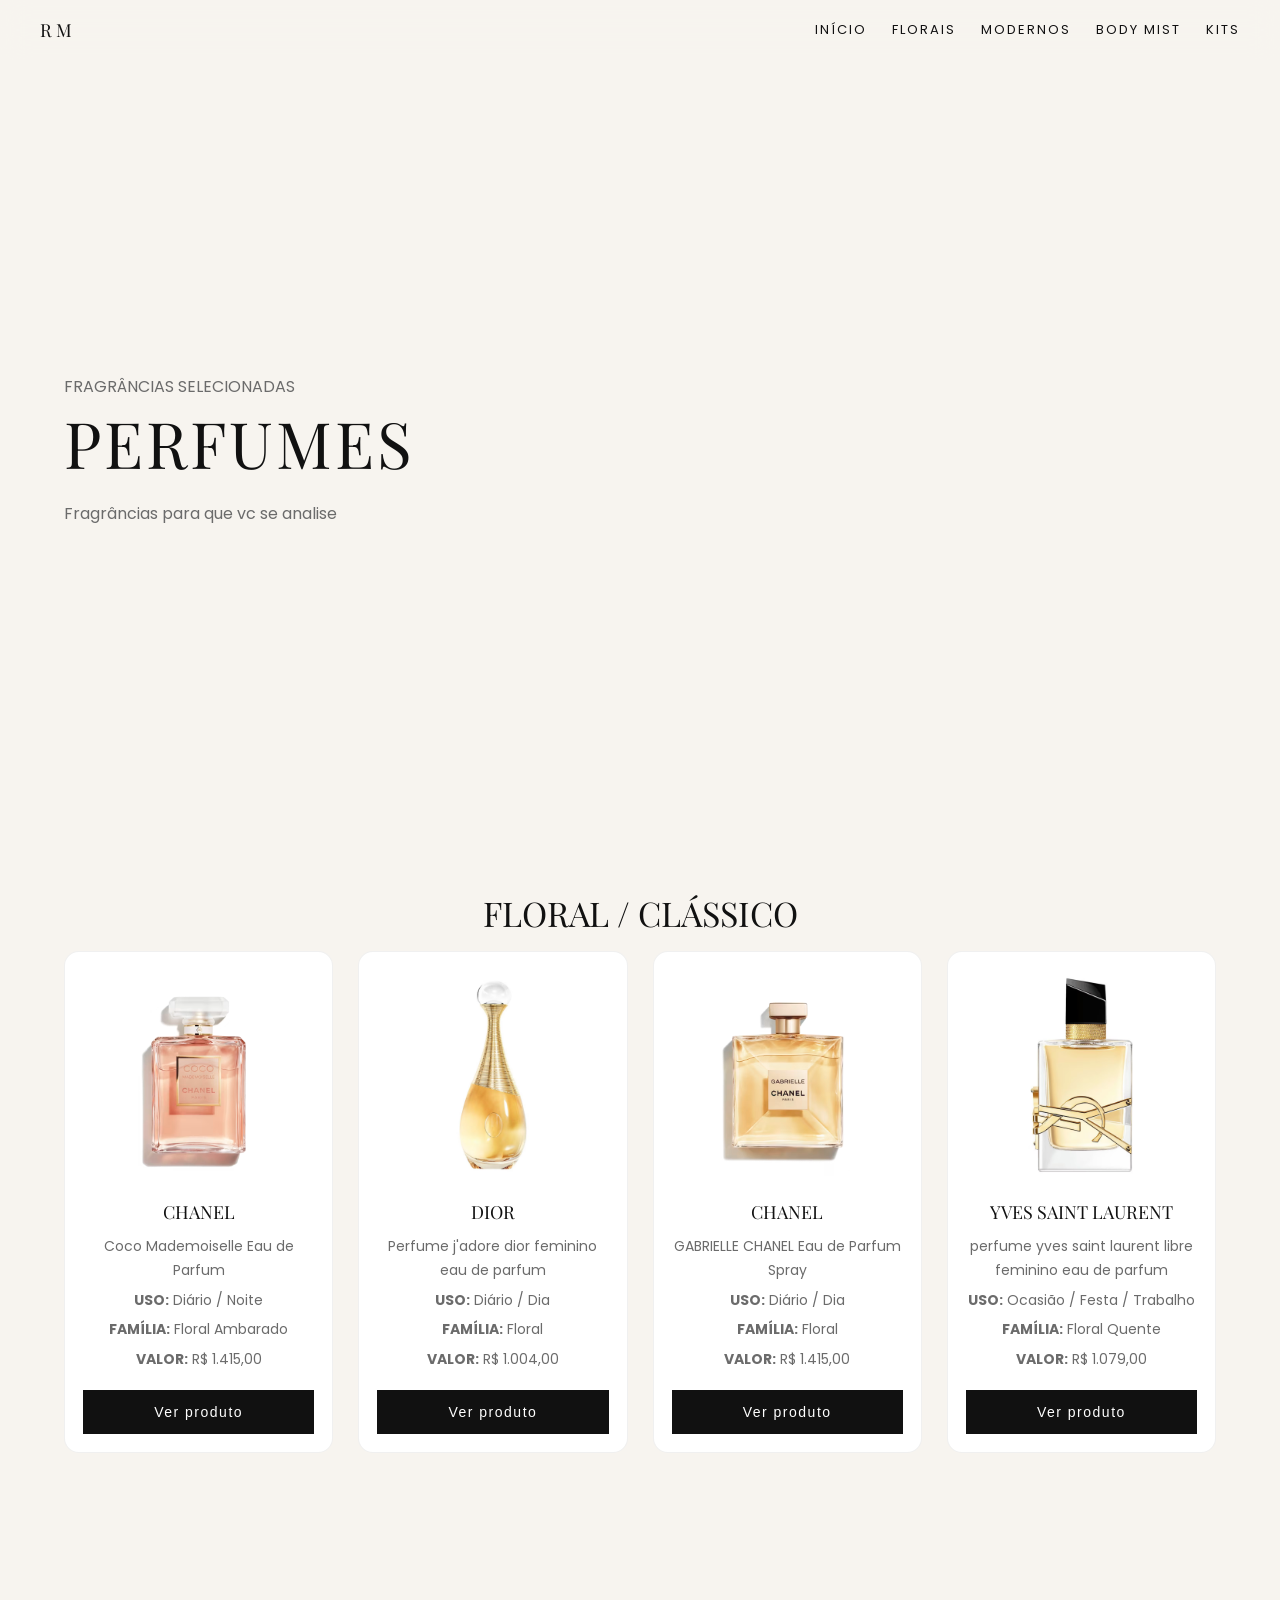
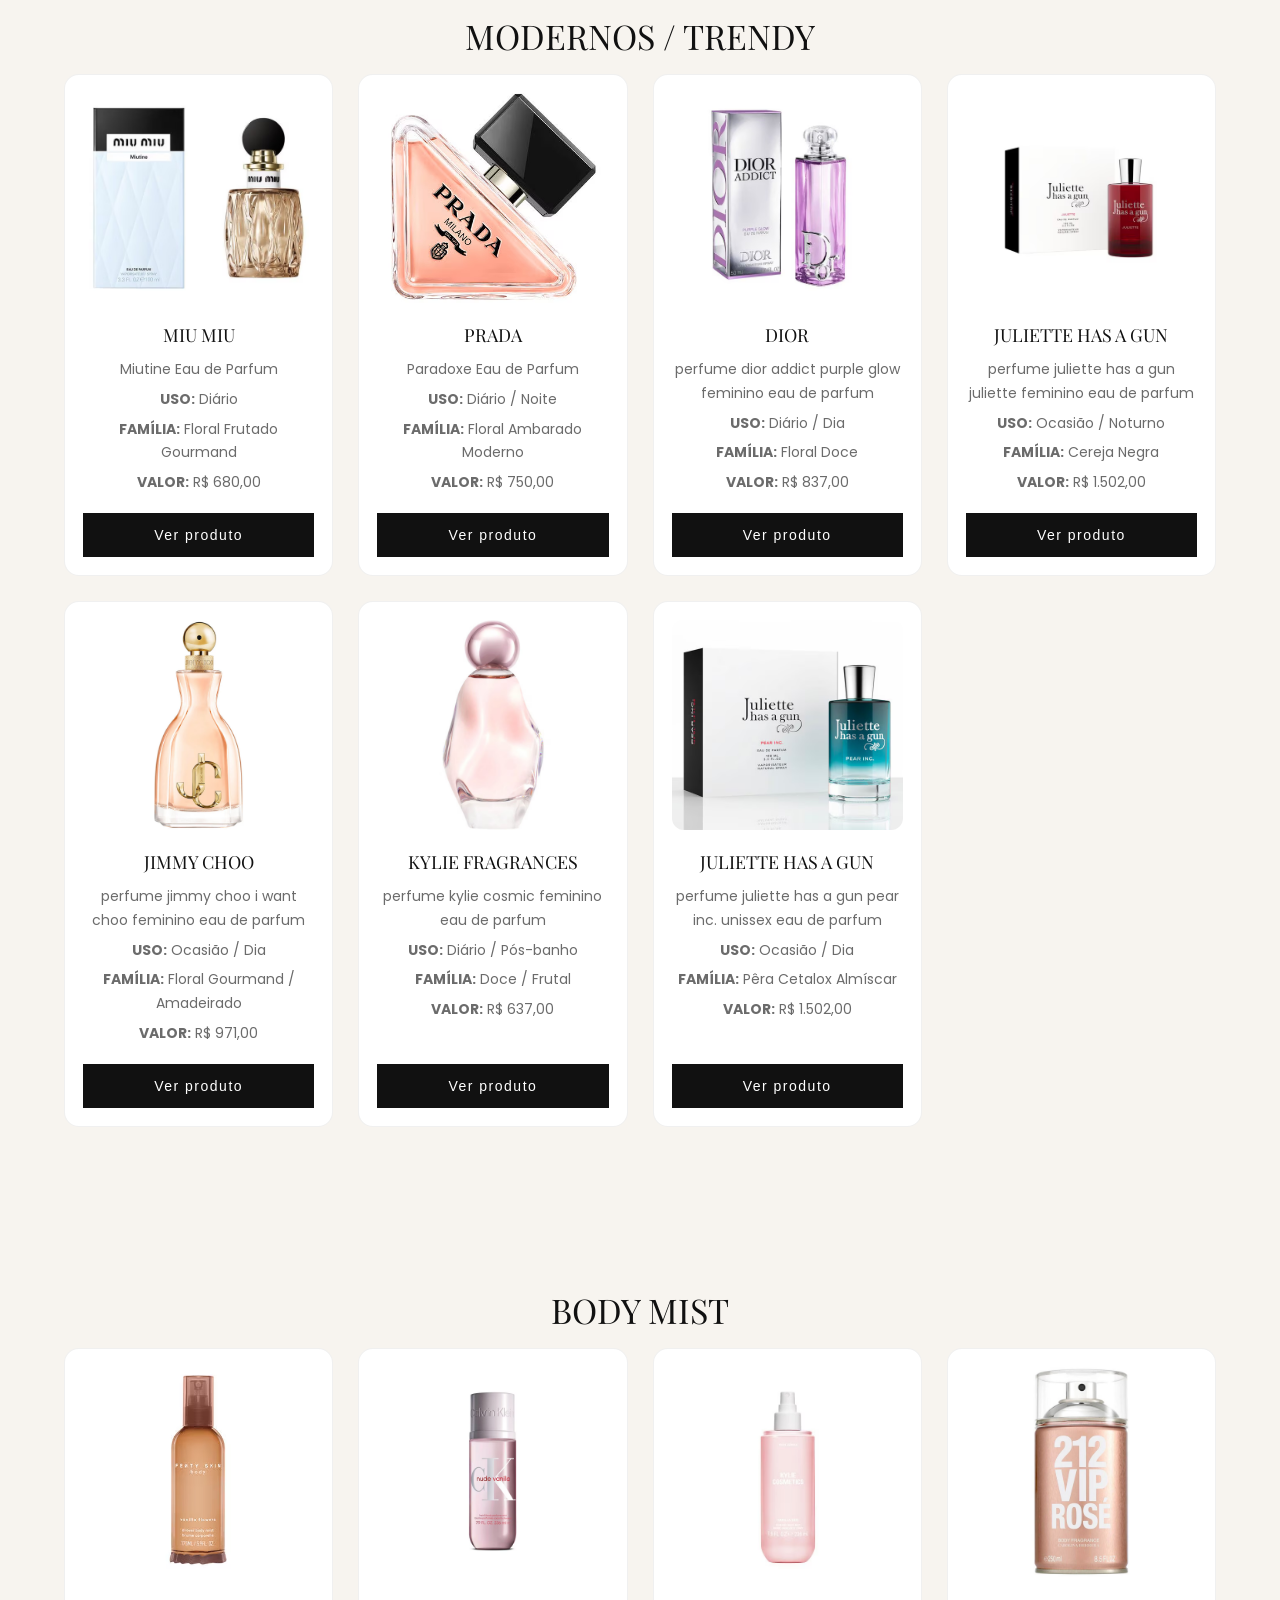
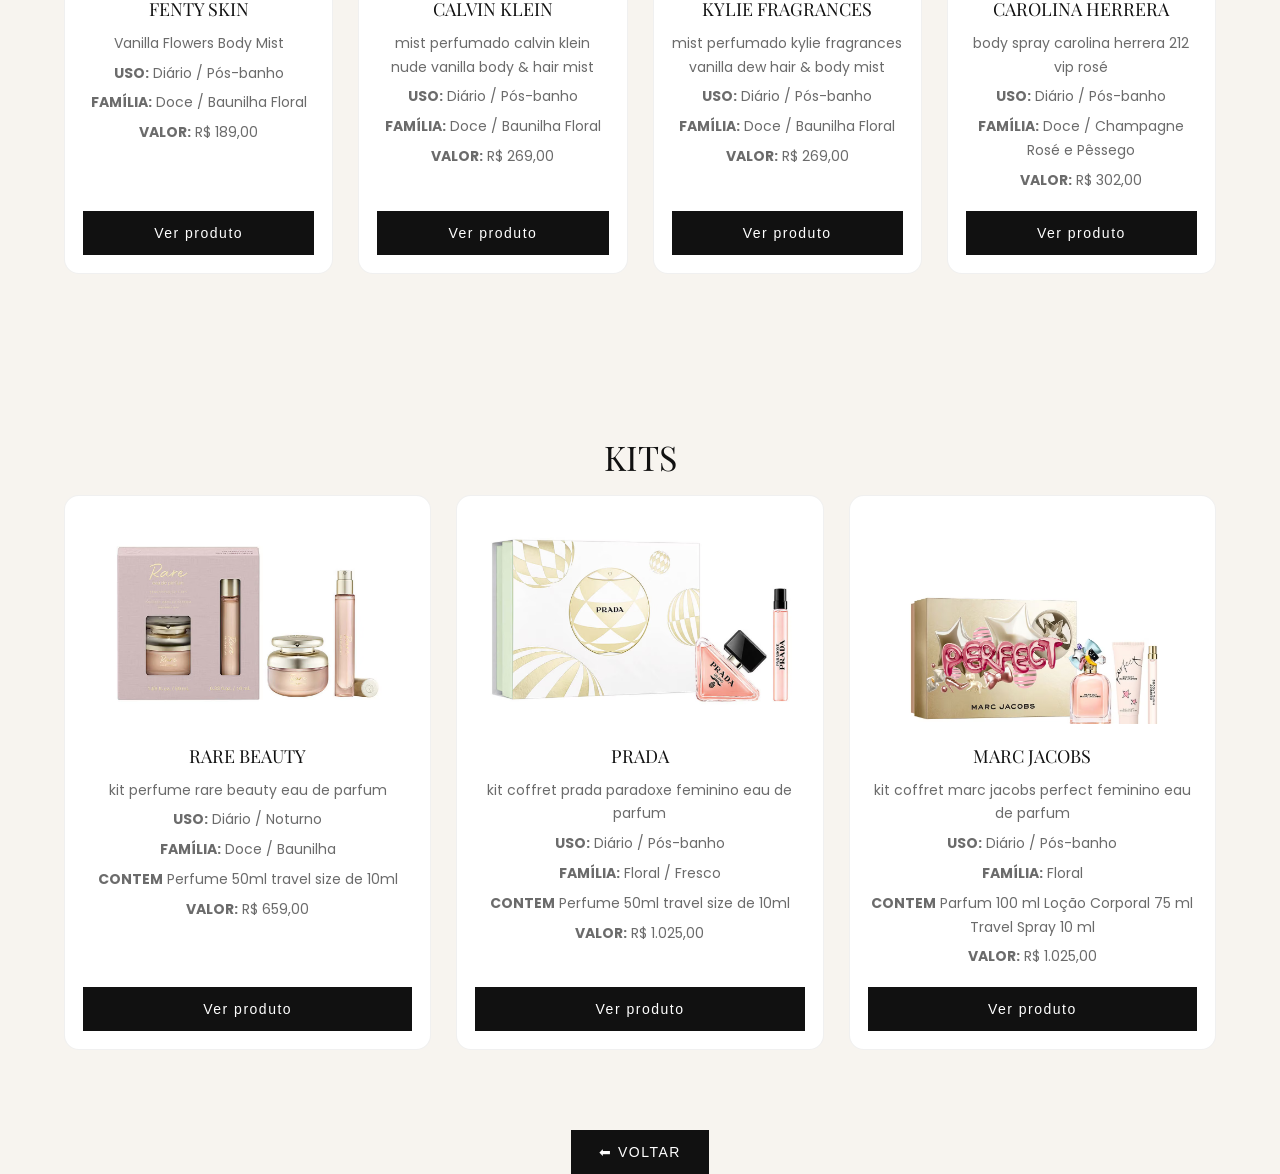
<file: perfumes.html>
<!DOCTYPE html>
<html lang="pt-BR">
<head>
    <meta charset="UTF-8">
    <title>Perfumes - Guia de Presentes</title>

    <link rel="stylesheet" href="style.css">

    <!-- FONTES -->
    <link rel="preconnect" href="https://fonts.googleapis.com">
    <link rel="preconnect" href="https://fonts.gstatic.com" crossorigin>

    <link href="https://fonts.googleapis.com/css2?family=Playfair+Display:wght@500;700&family=Poppins:wght@300;400;500;600&display=swap" rel="stylesheet">
</head>

<body>

<!-- ================= TOPBAR ================= -->
<div class="topbar">

    <div class="logo">RM</div>

    <div class="links">
        <a href="index.html">Início</a>
        <a href="#florais">Florais</a>
        <a href="#modernos">Modernos</a>
        <a href="#bodymist">Body Mist</a>
        <a href="#kits">Kits</a>
    </div>

</div>

<!-- ================= HERO ================= -->
<section class="hero container">

    <div class="hero-texto">

        <p class="subtitulo">FRAGRÂNCIAS SELECIONADAS</p>

        <h1>PERFUMES</h1>

        <p class="descricao">
            Fragrâncias para que vc se analise
        </p>

    </div>

</section>

<!-- ================= FLORAIS ================= -->
<section id="florais" class="container reveal">

    <h2>FLORAL / CLÁSSICO</h2>

    <div class="grid">

        <div class="card">
            <img src="images/CHANEL.cocochanel.jpg" alt="Coco Mademoiselle">

            <h2>CHANEL</h2>
            <p>Coco Mademoiselle Eau de Parfum</p>
            <p><strong>USO:</strong> Diário / Noite</p>
            <p><strong>FAMÍLIA:</strong> Floral Ambarado</p>
            <p><strong>VALOR:</strong> R$ 1.415,00</p>

            <a href="https://www.chanel.com/br/perfumes/p/116520/coco-mademoiselle-eau-de-parfum-spray/" target="_blank">
                <button>Ver produto</button>
            </a>
        </div>

        <div class="card">
            <img src="images/DIOR.jadoreperfume.jpg" alt="Dior J'adore">

            <h2>DIOR</h2>
            <p>Perfume j'adore dior feminino eau de parfum</p>
            <p><strong>USO:</strong> Diário / Dia</p>
            <p><strong>FAMÍLIA:</strong> Floral</p>
            <p><strong>VALOR:</strong> R$ 1.004,00</p>

            <a href="https://www.sephora.com.br/j-adore-feminino-eau-de-parfum-202-15587.html" target="_blank">
                <button>Ver produto</button>
            </a>
        </div>

        <div class="card">
            <img src="images/CHANEL.gabriellechanel.jpg" alt="Gabrielle Chanel">

            <h2>CHANEL</h2>
            <p>GABRIELLE CHANEL Eau de Parfum Spray</p>
            <p><strong>USO:</strong> Diário / Dia</p>
            <p><strong>FAMÍLIA:</strong> Floral</p>
            <p><strong>VALOR:</strong> R$ 1.415,00</p>

            <a href="https://www.chanel.com/br/perfumes/p/120525/gabrielle-chanel-eau-de-parfum-spray/" target="_blank">
                <button>Ver produto</button>
            </a>
        </div>

        <div class="card">
            <img src="images/YVES_SAINT_LAURENT.libreperfume.jpg" alt="Yves Saint Laurent Libre">

            <h2>YVES SAINT LAURENT</h2>
            <p>perfume yves saint laurent libre feminino eau de parfum</p>
            <p><strong>USO:</strong> Ocasião / Festa / Trabalho</p>
            <p><strong>FAMÍLIA:</strong> Floral Quente</p>
            <p><strong>VALOR:</strong> R$ 1.079,00</p>

            <a href="https://www.sephora.com.br/perfume-yves-saint-laurent-libre-feminino-eau-de-parfum-prd44555-17998.html" target="_blank">
                <button>Ver produto</button>
            </a>
        </div>

    </div>
</section>

<!-- ================= MODERNOS ================= -->
<section id="modernos" class="container reveal">

    <h2>MODERNOS / TRENDY</h2>

    <div class="grid">

        <div class="card">
            <img src="images/MIUMIU.miumiuperfume.jpg" alt="Miu Miu Miutine">

            <h2>MIU MIU</h2>
            <p>Miutine Eau de Parfum</p>
            <p><strong>USO:</strong> Diário</p>
            <p><strong>FAMÍLIA:</strong> Floral Frutado Gourmand</p>
            <p><strong>VALOR:</strong> R$ 680,00</p>

            <a href="https://www.sephora.com.br/perfume-miu-miu-miutine-feminino-eau-de-parfum-9090791362-9090791362.html" target="_blank">
                <button>Ver produto</button>
            </a>
        </div>

        <div class="card">
            <img src="images/PRADA.pradaparadoxe.jpg" alt="Prada Paradoxe">

            <h2>PRADA</h2>
            <p>Paradoxe Eau de Parfum</p>
            <p><strong>USO:</strong> Diário / Noite</p>
            <p><strong>FAMÍLIA:</strong> Floral Ambarado Moderno</p>
            <p><strong>VALOR:</strong> R$ 750,00</p>

            <a href="https://www.sephora.com.br/perfume-prada-paradoxe-feminino-eau-de-parfum-9090620857-9090620857.html" target="_blank">
                <button>Ver produto</button>
            </a>
        </div>

        <div class="card">
            <img src="images/DIOR.addictperfume.jpg" alt="Dior Addict Purple Glow">

            <h2>DIOR</h2>
            <p>perfume dior addict purple glow feminino eau de parfum</p>
            <p><strong>USO:</strong> Diário / Dia</p>
            <p><strong>FAMÍLIA:</strong> Floral Doce</p>
            <p><strong>VALOR:</strong> R$ 837,00</p>

            <a href="https://www.sephora.com.br/perfume-dior-addict-purple-glow-feminino-eau-de-parfum-88995144-88995144.html" target="_blank">
                <button>Ver produto</button>
            </a>
        </div>

        <div class="card">
            <img src="images/JULIETTEHASAGUN.cerejanegraperfume.jpg" alt="Juliette Has a Gun">

            <h2>JULIETTE HAS A GUN</h2>
            <p>perfume juliette has a gun juliette feminino eau de parfum</p>
            <p><strong>USO:</strong> Ocasião / Noturno</p>
            <p><strong>FAMÍLIA:</strong> Cereja Negra</p>
            <p><strong>VALOR:</strong> R$ 1.502,00</p>

            <a href="https://www.sephora.com.br/perfume-juliette-has-a-gun-juliette-feminino-88993040-88993040.html" target="_blank">
                <button>Ver produto</button>
            </a>
        </div>

        <div class="card">
            <img src="images/JIMMYCHOO.iwantchooperfume.jpg" alt="Jimmy Choo">

            <h2>JIMMY CHOO</h2>
            <p>perfume jimmy choo i want choo feminino eau de parfum</p>
            <p><strong>USO:</strong> Ocasião / Dia</p>
            <p><strong>FAMÍLIA:</strong> Floral Gourmand / Amadeirado</p>
            <p><strong>VALOR:</strong> R$ 971,00</p>

            <a href="https://www.sephora.com.br/perfume-jimmy-choo-i-want-choo-eau-de-parfum-9090541303-9090541303.html" target="_blank">
                <button>Ver produto</button>
            </a>
        </div>

        <div class="card">
            <img src="images/KYLIEFRAGRANCES.cosmicparfum.jpg" alt="Kylie Fragrances Cosmic Feminino Eau de Parfum">

            <h2> KYLIE FRAGRANCES</h2>
            <p>perfume kylie cosmic feminino eau de parfum</p>
            <p><strong>USO:</strong> Diário / Pós-banho</p>
            <p><strong>FAMÍLIA:</strong> Doce / Frutal</p>
            <p><strong>VALOR:</strong> R$ 637,00</p>

            <a href="https://www.sephora.com.br/perfume-kylie-cosmic-feminino-eau-de-parfum-88992226-88992226.html" target="_blank">
                <button>Ver produto</button>
            </a>
        </div>

        <div class="card">
            <img src="images/JULIETTEHASAGUN.pearincperfume.jpg" alt="Juliette Has a Gun">

            <h2>JULIETTE HAS A GUN</h2>
            <p>perfume juliette has a gun pear inc. unissex eau de parfum</p>
            <p><strong>USO:</strong> Ocasião / Dia</p>
            <p><strong>FAMÍLIA:</strong> Pêra Cetalox Almíscar</p>
            <p><strong>VALOR:</strong> R$ 1.502,00</p>

            <a href="https://www.sephora.com.br/perfume-juliette-has-a-gun-pear-inc-unissex-eau-de-parfum-9090550137-550137.html" target="_blank">
                <button>Ver produto</button>
            </a>
        </div>


    </div>
</section>

<!-- ================= BODY MIST ================= -->
<section id="bodymist" class="container reveal">

    <h2>BODY MIST</h2>

    <div class="grid">

        <div class="card">
            <img src="images/FENTYSKIN.bodyspraybaunilha.jpg" alt="Fenty Skin Vanilla Flowers">

            <h2>FENTY SKIN</h2>
            <p>Vanilla Flowers Body Mist</p>
            <p><strong>USO:</strong> Diário / Pós-banho</p>
            <p><strong>FAMÍLIA:</strong> Doce / Baunilha Floral</p>
            <p><strong>VALOR:</strong> R$ 189,00</p>

            <a href="https://www.sephora.com.br/body-mist-fenty-skin-vanilla-flowers-88995635-88995635.html" target="_blank">
                <button>Ver produto</button>
            </a>
        </div>

        <div class="card">
            <img src="images/CALVINKLEIN.bodyspray.jpg" alt="Calvin Klein Nude Vanilla Body & Hair Mist">

            <h2>CALVIN KLEIN</h2>
            <p>mist perfumado calvin klein nude vanilla body & hair mist</p>
            <p><strong>USO:</strong> Diário / Pós-banho</p>
            <p><strong>FAMÍLIA:</strong> Doce / Baunilha Floral</p>
            <p><strong>VALOR:</strong> R$ 269,00</p>

            <a href="https://www.sephora.com.br/mist-perfumado-hait-body-calvin-klein-nude-vanilla-88995176-88995176.html" target="_blank">
                <button>Ver produto</button>
            </a>
        </div>

        <div class="card">
            <img src="images/KYLIEFRAGRANCES.vanilladew.jpg" alt="Kylie Fragrances Vanilla Dew Body & Hair Mist">

            <h2>KYLIE FRAGRANCES</h2>
            <p>mist perfumado kylie fragrances vanilla dew hair & body mist</p>
            <p><strong>USO:</strong> Diário / Pós-banho</p>
            <p><strong>FAMÍLIA:</strong> Doce / Baunilha Floral</p>
            <p><strong>VALOR:</strong> R$ 269,00</p>

            <a href="https://www.sephora.com.br/mist-perfumado-kylie-fragrances-vanilla-dew-hair---body-mist-88995223-88995223.html" target="_blank">
                <button>Ver produto</button>
            </a>
        </div>

        <div class="card">
            <img src="images/CAROLINAHERRERA.bodyspray.jpg" alt="Carolina Herrera 212 Vip Rosé Body Spray">

            <h2>CAROLINA HERRERA</h2>
            <p>body spray carolina herrera 212 vip rosé</p>
            <p><strong>USO:</strong> Diário / Pós-banho</p>
            <p><strong>FAMÍLIA:</strong> Doce / Champagne Rosé e Pêssego</p>
            <p><strong>VALOR:</strong> R$ 302,00</p>

            <a href="https://www.sephora.com.br/body-spray-carolina-herrera-212-vip-rose-prd42825-prd42825.html" target="_blank">
                <button>Ver produto</button>
            </a>
        </div>

        

    </div>

</section>


<!-- ================= KITS ================= -->
<section id="kits" class="container reveal">

    <h2>KITS</h2>

    <div class="grid">

        <div class="card">
            <img src="images/RAREBEAUTY.kitperfume.jpg" alt="Kit Rare Beauty Eau de Parfum">

            <h2>RARE BEAUTY</h2>
            <p>kit perfume rare beauty eau de parfum</p>
            <p><strong>USO:</strong> Diário / Noturno</p>
            <p><strong>FAMÍLIA:</strong> Doce / Baunilha </p>
            <p><strong>CONTEM</strong> 
             Perfume 50ml 
             travel size de 10ml</p>
            <p><strong>VALOR:</strong> R$ 659,00</p>

            <a href="https://www.sephora.com.br/kit-perfume-rare-beauty-eau-de-parfum-88995599-88995599.html" target="_blank">
                <button>Ver produto</button>
            </a>
        </div>

        <div class="card">
            <img src="images/PRADA.kitparadoxe.jpg" alt="Kit Prada Paradoxe Feminino">

            <h2>PRADA</h2>
            <p>kit coffret prada paradoxe feminino eau de parfum</p>
            <p><strong>USO:</strong> Diário / Pós-banho</p>
            <p><strong>FAMÍLIA:</strong> Floral / Fresco</p>
            <p><strong>CONTEM</strong> 
             Perfume 50ml 
             travel size de 10ml</p>
            <p><strong>VALOR:</strong> R$ 1.025,00</p>

            <a href="https://www.sephora.com.br/kit-coffret-prada-paradoxe-feminino-eau-de-parfum-9090744460-9090744460.html" target="_blank">
                <button>Ver produto</button>
            </a>
        </div>

        <div class="card">
            <img src="images/MARCJACOBS.kitperfect.jpg" alt="Kit Marc Jacobs Perfect Feminino">

            <h2>MARC JACOBS</h2>
            <p>kit coffret marc jacobs perfect feminino eau de parfum</p>
            <p><strong>USO:</strong> Diário / Pós-banho</p>
            <p><strong>FAMÍLIA:</strong> Floral</p>
            <p><strong>CONTEM</strong> 
             Parfum 100 ml
             Loção Corporal 75 ml
             Travel Spray 10 ml</p>
            <p><strong>VALOR:</strong> R$ 1.025,00</p>

            <a href="https://www.sephora.com.br/kit-coffret-marc-jacobs-perfect-eau-de-parfum-9090785036-9090785036.html" target="_blank">
                <button>Ver produto</button>
            </a>
        </div>




    </div>

</section>


<!-- ================= VOLTAR ================= -->
<div class="container">
    <button onclick="window.location.href='index.html'">
        ⬅ VOLTAR
    </button>
</div>

</body>
</html>
</file>
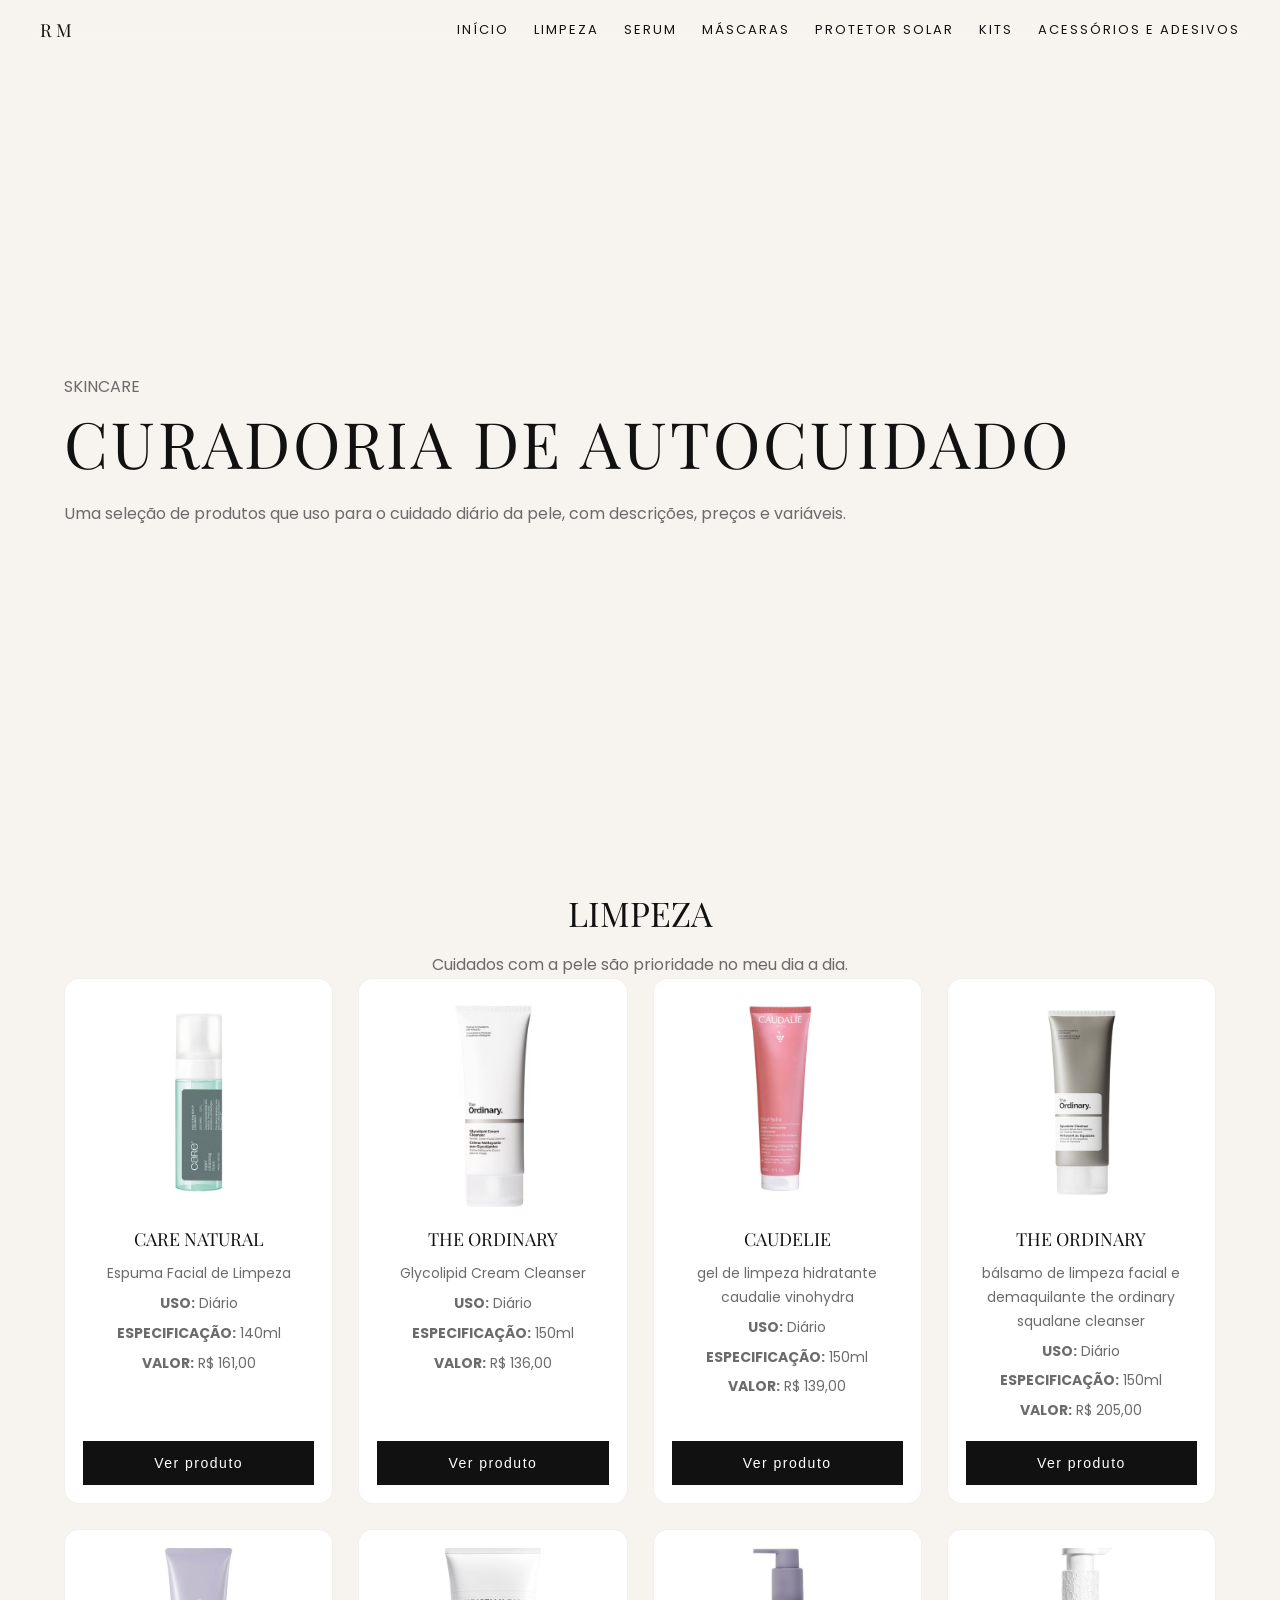
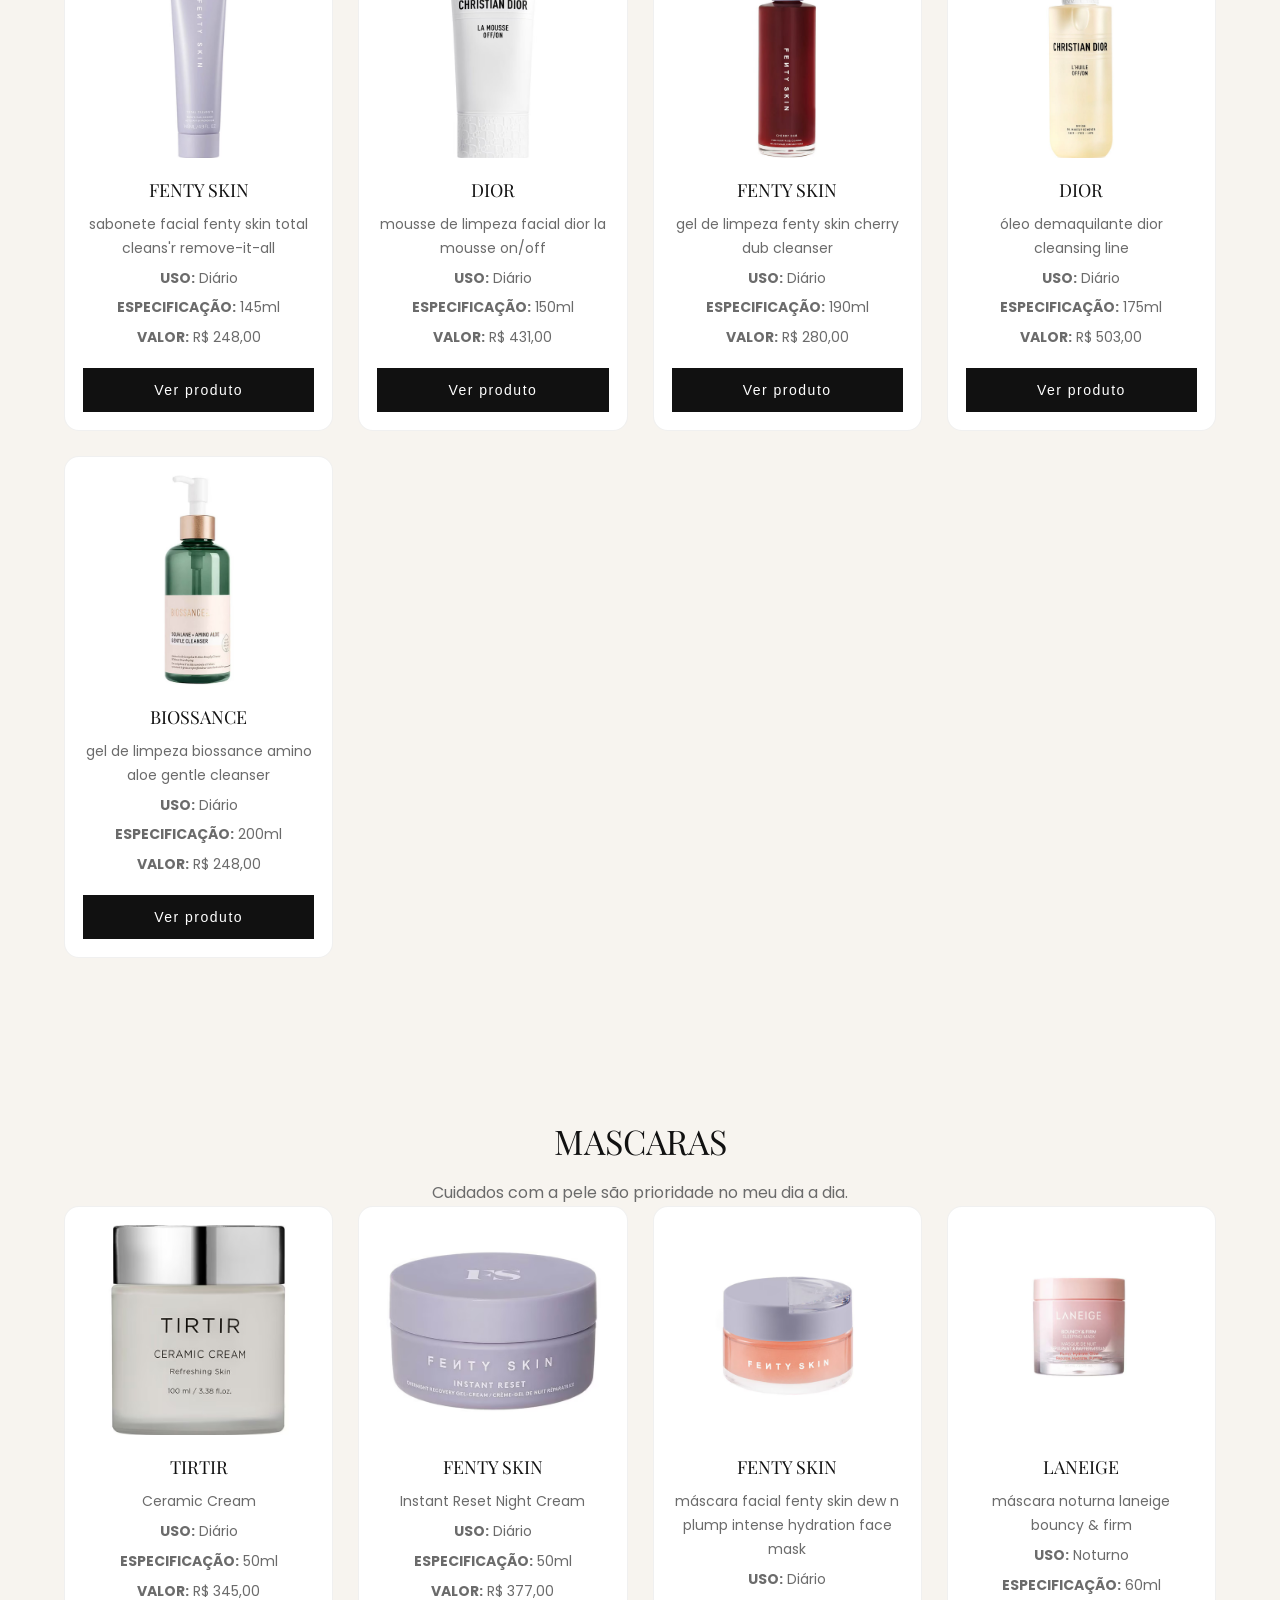
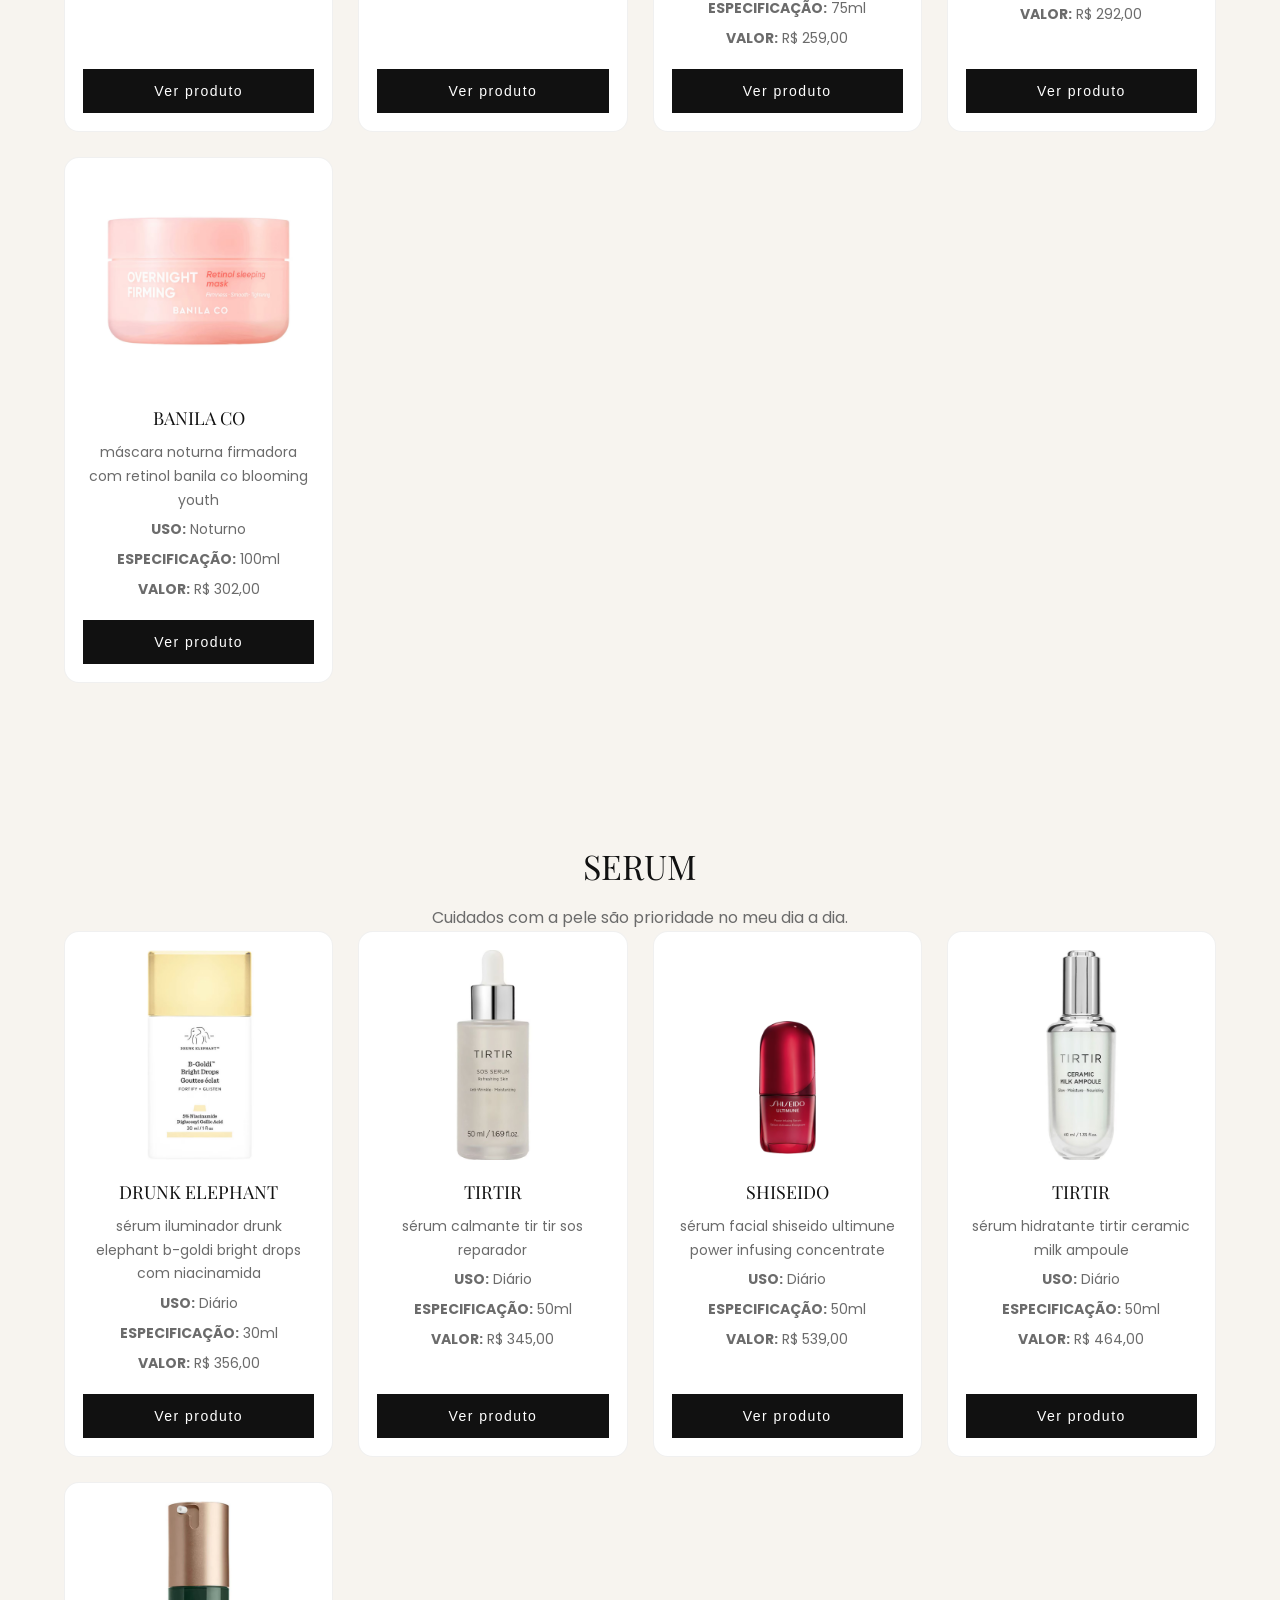
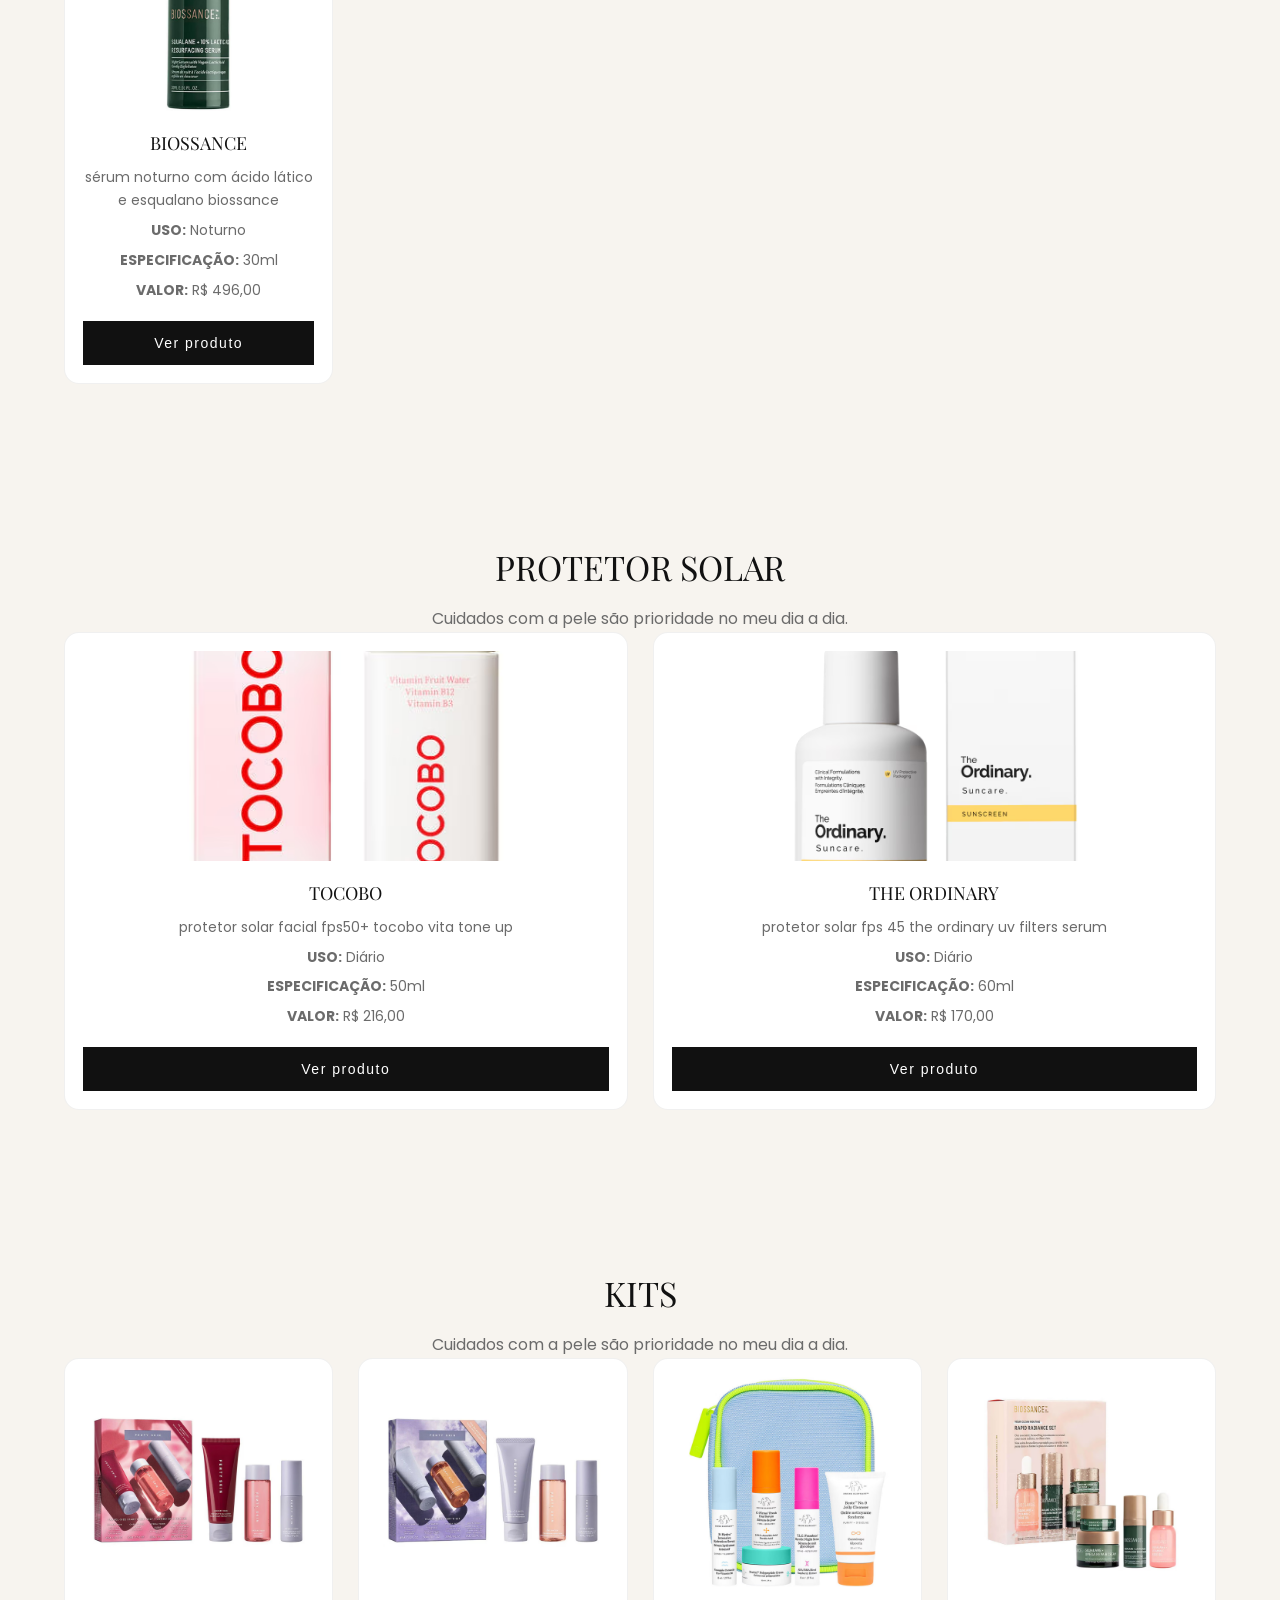
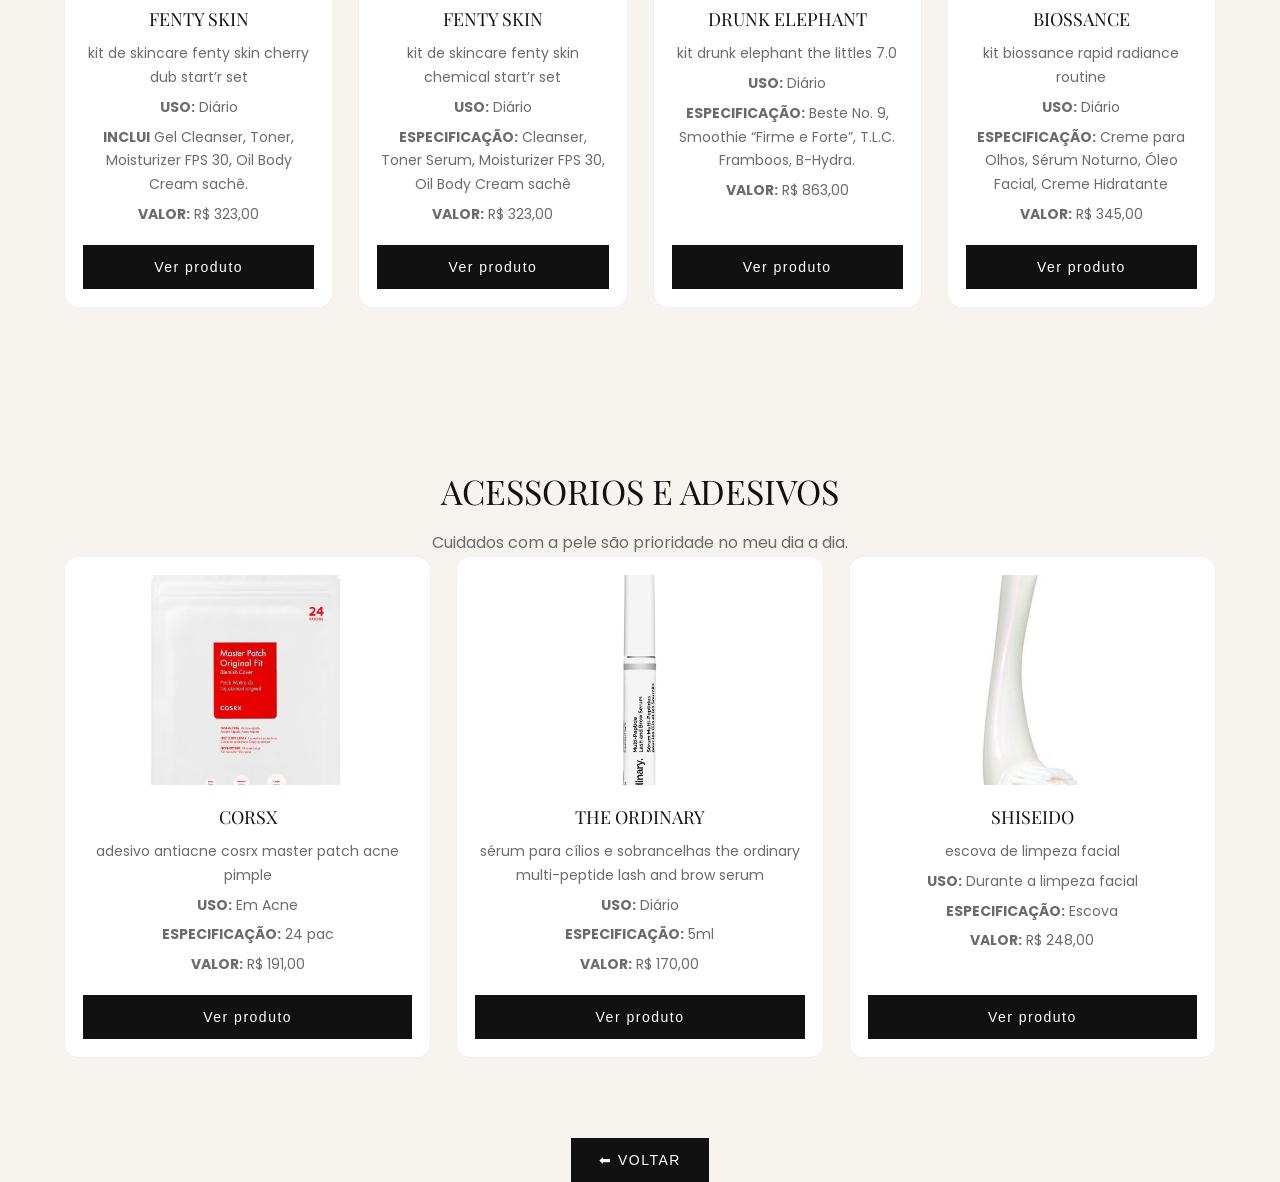
<file: skincare.html>
<!DOCTYPE html>
<html lang="pt-BR">
<head>
    <meta charset="UTF-8">
    <title>Skincare - Guia de Presentes</title>

    <link rel="stylesheet" href="style.css">

    <!-- FONTES -->
    <link rel="preconnect" href="https://fonts.googleapis.com">
    <link rel="preconnect" href="https://fonts.gstatic.com" crossorigin>

    <link href="https://fonts.googleapis.com/css2?family=Playfair+Display:wght@500;700&family=Poppins:wght@300;400;500;600&display=swap" rel="stylesheet">
</head>

<body>

<!-- ================= TOPBAR ================= -->
<div class="topbar">

    <div class="logo">RM</div>

    <div class="links">
        <a href="index.html">Início</a>
        <a href="#limpeza">Limpeza</a>
        <a href="#serum">Serum</a>
        <a href="#mascaras">Máscaras</a>
        <a href="#protetor-solar">Protetor Solar</a>
        <a href="#kits">Kits</a>
        <a href="#acessorios-e-adesivos">Acessórios e Adesivos</a>
    </div>

</div>

<!-- ================= HERO ================= -->
<section class="hero container">

    <div class="hero-texto">

        <p class="subtitulo">SKINCARE</p>

        <h1>CURADORIA DE AUTOCUIDADO</h1>

        <p class="descricao">
            Uma seleção de produtos que uso para o cuidado diário da pele, com descrições, preços e variáveis.
        </p>

    </div>

</section>

<!-- ================= LIMPEZA ================= -->
<section id="limpeza" class="container reveal">

    <h2>LIMPEZA</h2>

    <p>Cuidados com a pele são prioridade no meu dia a dia.</p>

    <div class="grid">

        <div class="card">
            <img src="images/CARENATURAL.espumadelimpeza.jpg" alt="Care Natural Cleanser">
            <h2>CARE NATURAL</h2>
            <p>Espuma Facial de Limpeza</p>
            <p><strong>USO:</strong> Diário</p>
            <p><strong>ESPECIFICAÇÃO:</strong> 140ml</p>
            <p><strong>VALOR:</strong> R$ 161,00</p>

            <a href="https://www.sephora.com.br/espuma-facial-de-limpeza-care-natural-beauty-9090711768-9090711768.html" target="_blank">
                <button>Ver produto</button>
            </a>
        </div>

        <div class="card">
            <img src="images/THEORDINARY.cremedelimpezafacial.jpg" alt="The Ordinary Cleanser">
            <h2>THE ORDINARY</h2>
            <p>Glycolipid Cream Cleanser</p>
            <p><strong>USO:</strong> Diário</p>
            <p><strong>ESPECIFICAÇÃO:</strong> 150ml</p>
            <p><strong>VALOR:</strong> R$ 136,00</p>

            <a href="https://www.sephora.com.br/creme-de-limpeza-facial-e-demaquilante-the-ordinary-glycolipid-cream-cleanser-88990846-88990846.html" target="_blank">
                <button>Ver produto</button>
            </a>
        </div>

        <div class="card">
            <img src="images/CAUDELIE.geldelimpezahidratante.jpg" alt="Caudalie Vinohydra Cleanser">
            <h2>CAUDELIE</h2>
            <p>gel de limpeza hidratante caudalie vinohydra</p>
            <p><strong>USO:</strong> Diário</p>
            <p><strong>ESPECIFICAÇÃO:</strong> 150ml</p>
            <p><strong>VALOR:</strong> R$ 139,00</p>

            <a href="https://www.sephora.com.br/gel-de-limpeza-hidratante-caudalie-vinohydra-9090771812-9090771812.html" target="_blank">
                <button>Ver produto</button>
            </a>
        </div>

        <div class="card">
            <img src="images/THEORDINARY.balsamodelimpezademaquilantefacial.jpg" alt="The Ordinary Cleanser">
            <h2>THE ORDINARY</h2>
            <p>bálsamo de limpeza facial e demaquilante the ordinary squalane cleanser</p>
            <p><strong>USO:</strong> Diário</p>
            <p><strong>ESPECIFICAÇÃO:</strong> 150ml</p>
            <p><strong>VALOR:</strong> R$ 205,00</p>

            <a href="https://www.sephora.com.br/balsamo-de-limpeza-facial-e-demaquilante-the-ordinary-squalane-cleanser-1122145-1122145.html" target="_blank">
                <button>Ver produto</button>
            </a>
        </div>

        <div class="card">
            <img src="images/FENTYSKIN.sabonetefacialcleansr.jpg" alt="Fenty Skin Cleanser">
            <h2>FENTY SKIN</h2>
            <p>sabonete facial fenty skin total cleans'r remove-it-all</p>
            <p><strong>USO:</strong> Diário</p>
            <p><strong>ESPECIFICAÇÃO:</strong> 145ml</p>
            <p><strong>VALOR:</strong> R$ 248,00</p>

            <a href="https://www.sephora.com.br/limpador-facial-fenty-skin-total-cleansr-remove-it-all-9090533408-9090533408.html" target="_blank">
                <button>Ver produto</button>
            </a>
        </div>

        <div class="card">
            <img src="images/DIOR.moussedelimoezaonoff.jpg" alt="DIOR Mousse de Limpeza Facial">
            <h2>DIOR</h2>
            <p>mousse de limpeza facial dior la mousse on/off</p>
            <p><strong>USO:</strong> Diário</p>
            <p><strong>ESPECIFICAÇÃO:</strong> 150ml</p>
            <p><strong>VALOR:</strong> R$ 431,00</p>

            <a href="https://www.sephora.com.br/mousse-de-limpeza-facial-dior-la-mousse--on%2Foff-9090765715-9090765715.html" target="_blank">
                <button>Ver produto</button>
            </a>
        </div>

        <div class="card">
            <img src="images/FENTYSKIN.cleansrcereja.jpg" alt="Fenty Skin Cleanser">
            <h2>FENTY SKIN</h2>
            <p>gel de limpeza fenty skin cherry dub cleanser</p>
            <p><strong>USO:</strong> Diário</p>
            <p><strong>ESPECIFICAÇÃO:</strong> 190ml</p>
            <p><strong>VALOR:</strong> R$ 280,00</p>

            <a href="https://www.sephora.com.br/gel-de-limpeza-fenty-skin-cherry-dub-cleanser-9090748287-9090748287.html" target="_blank">
                <button>Ver produto</button>
            </a>
        </div>

        <div class="card">
            <img src="images/DIOR.oleodemaquilantecleansingline.jpg" alt="DIOR Óleo de Demaquilante">
            <h2>DIOR</h2>
            <p>óleo demaquilante dior cleansing line</p>
            <p><strong>USO:</strong> Diário</p>
            <p><strong>ESPECIFICAÇÃO:</strong> 175ml</p>
            <p><strong>VALOR:</strong> R$ 503,00</p>

            <a href="https://www.sephora.com.br/oleo-demaquilante-dior-cleansing-line-9090800954-9090800954.html" target="_blank">
                <button>Ver produto</button>
            </a>
        </div>

        <div class="card">
            <img src="images/BIOSSANCE.geldelimpeza.jpg" alt="Biossance Gel de Limpeza">
            <h2>BIOSSANCE</h2>
            <p>gel de limpeza biossance amino aloe gentle cleanser</p>
            <p><strong>USO:</strong> Diário</p>
            <p><strong>ESPECIFICAÇÃO:</strong> 200ml</p>
            <p><strong>VALOR:</strong> R$ 248,00</p>

            <a href="https://www.sephora.com.br/Gel-de-Limpeza-com-Aloe-Biossance-33330379-33330379.html" target="_blank">
                <button>Ver produto</button>
            </a>
        </div>


    </div>
</section>

<!-- ================= MASCARAS ================= -->
<section id="mascaras" class="container reveal">

    <h2>MASCARAS</h2>

    <p>Cuidados com a pele são prioridade no meu dia a dia.</p>

    <div class="grid">

        <div class="card">
            <img src="images/TIRTI.ceramiccream.jpg" alt="Tirtir Cream">
            <h2>TIRTIR</h2>
            <p>Ceramic Cream</p>
            <p><strong>USO:</strong> Diário</p>
            <p><strong>ESPECIFICAÇÃO:</strong> 50ml</p>
            <p><strong>VALOR:</strong> R$ 345,00</p>

            <a href="https://www.sephora.com.br/creme-facial-tirtir-ceramic-cream-9090793342-9090793342.html" target="_blank">
                <button>Ver produto</button>
            </a>
        </div>

        <div class="card">
            <img src="images/FENTYSKIN.hidratanefacial.jpg" alt="Fenty Skin">
            <h2>FENTY SKIN</h2>
            <p>Instant Reset Night Cream</p>
            <p><strong>USO:</strong> Diário</p>
            <p><strong>ESPECIFICAÇÃO:</strong> 50ml</p>
            <p><strong>VALOR:</strong> R$ 377,00</p>

            <a href="https://www.sephora.com.br/hidratante-noturno-fenty-skin-instant-reset-on-recovery-gel-cream-9090533413-9090533413.html" target="_blank">
                <button>Ver produto</button>
            </a>
        </div>

        <div class="card">
            <img src="images/FENTYSKIN.hidratanefacialdewnplumpintense.jpg" alt="Fenty Skin">
            <h2>FENTY SKIN</h2>
            <p>máscara facial fenty skin dew n plump intense hydration face mask</p>
            <p><strong>USO:</strong> Diário</p>
            <p><strong>ESPECIFICAÇÃO:</strong> 75ml</p>
            <p><strong>VALOR:</strong> R$ 259,00</p>

            <a href="https://www.sephora.com.br/mascara-facial-fenty-skin-dew-n-plump-intense-hydration-face-mask-88995139-88995139.html" target="_blank">
                <button>Ver produto</button>
            </a>
        </div>

        <div class="card">
            <img src="images/LANEIGE.mascaranoturna.jpg" alt="Laneige">
            <h2>LANEIGE</h2>
            <p>máscara noturna laneige bouncy & firm</p>
            <p><strong>USO:</strong> Noturno</p>
            <p><strong>ESPECIFICAÇÃO:</strong> 60ml</p>
            <p><strong>VALOR:</strong> R$ 292,00</p>

            <a href="https://www.sephora.com.br/mascara-noturna-laneige-bouncy-firm-88991690-716518.html" target="_blank">
                <button>Ver produto</button>
            </a>
        </div>

        <div class="card">
            <img src="images/BANILACO.mascaranoturnabloomingyouth.jpg" alt="Banila Co">
            <h2>BANILA CO</h2>
            <p>máscara noturna firmadora com retinol banila co blooming youth</p>
            <p><strong>USO:</strong> Noturno</p>
            <p><strong>ESPECIFICAÇÃO:</strong> 100ml</p>
            <p><strong>VALOR:</strong> R$ 302,00</p>

            <a href="https://www.sephora.com.br/mascara-noturna-firmadora-banila-co-blooming-youth-9090817038-817038.html" target="_blank">
                <button>Ver produto</button>
            </a>
        </div>

    </div>
</section>


<!-- ================= SERUM ================= -->
<section id="serum" class="container reveal">

    <h2>SERUM</h2>

    <p>Cuidados com a pele são prioridade no meu dia a dia.</p>

    <div class="grid">

        <div class="card">
            <img src="images/DRUNKELEPHANT.serumiluminador.jpg" alt="Drunk Elephant Serum">
            <h2>DRUNK ELEPHANT</h2>
            <p>sérum iluminador drunk elephant b-goldi bright drops com niacinamida</p>
            <p><strong>USO:</strong> Diário</p>
            <p><strong>ESPECIFICAÇÃO:</strong> 30ml</p>
            <p><strong>VALOR:</strong> R$ 356,00</p>

            <a href="https://www.sephora.com.br/serum-iluminador-drunk-elephant-b-goldi-bright-drops-com-niacinamida-33990750-33990750.html" target="_blank">
                <button>Ver produto</button>
            </a>
        </div>

        <div class="card">
            <img src="images/TIRTIR.serumcalmante.jpg" alt="Tirtir Serum">
            <h2>TIRTIR</h2>
            <p>sérum calmante tir tir sos reparador</p>
            <p><strong>USO:</strong> Diário</p>
            <p><strong>ESPECIFICAÇÃO:</strong> 50ml</p>
            <p><strong>VALOR:</strong> R$ 345,00</p>

            <a href="https://www.sephora.com.br/serum-facial-tirtir-sos-reparador-9090788817-9090788817.html" target="_blank">
                <button>Ver produto</button>
            </a>
        </div>

        <div class="card">
            <img src="images/SHISEIDO.serumfacial.jpg" alt="Shiseido Serum">
            <h2>SHISEIDO</h2>
            <p>sérum facial shiseido ultimune power infusing concentrate</p>
            <p><strong>USO:</strong> Diário</p>
            <p><strong>ESPECIFICAÇÃO:</strong> 50ml</p>
            <p><strong>VALOR:</strong> R$ 539,00</p>

            <a href="https://www.sephora.com.br/serum-facial-shiseido-ultimune-power-infusing-concentrate-9090764966-9090764966.html" target="_blank">
                <button>Ver produto</button>
            </a>
        </div>

        <div class="card">
            <img src="images/TIRTIR.serumfacialceramicmilk.jpg" alt="Tirtir Serum">
            <h2>TIRTIR</h2>
            <p>sérum hidratante tirtir ceramic milk ampoule</p>
            <p><strong>USO:</strong> Diário</p>
            <p><strong>ESPECIFICAÇÃO:</strong> 50ml</p>
            <p><strong>VALOR:</strong> R$ 464,00</p>

            <a href="https://www.sephora.com.br/ampola-facial-tirtir-ceramic-milk-9090788861-9090788861.html" target="_blank">
                <button>Ver produto</button>
            </a>
        </div>

        <div class="card">
            <img src="images/BIOSSANCE.serumnoturno.jpg" alt="Biossance Serum">
            <h2>BIOSSANCE</h2>
            <p>sérum noturno com ácido lático e esqualano biossance</p>
            <p><strong>USO:</strong> Noturno</p>
            <p><strong>ESPECIFICAÇÃO:</strong> 30ml</p>
            <p><strong>VALOR:</strong> R$ 496,00</p>

            <a href="https://www.sephora.com.br/serum-noturno-biossance-com-acido-latico-e-esqualano-17789-17789.html" target="_blank">
                <button>Ver produto</button>
            </a>
        </div>

    </div>
</section>


<!-- ================= PROTETOR SOLAR ================= -->
<section id="protetor-solar" class="container reveal">

    <h2>PROTETOR SOLAR</h2>

    <p>Cuidados com a pele são prioridade no meu dia a dia.</p>

    <div class="grid">

        <div class="card">
            <img src="images/TOCOBO.protetorsolarfacial.jpg" alt="Tocobo Sunscreen">
            <h2>TOCOBO</h2>
            <p>protetor solar facial fps50+ tocobo vita tone up</p>
            <p><strong>USO:</strong> Diário</p>
            <p><strong>ESPECIFICAÇÃO:</strong> 50ml</p>
            <p><strong>VALOR:</strong> R$ 216,00</p>

            <a href="https://www.sephora.com.br/protetor-solar-facial-fps-50-tocobo-vita-tone-up-sun-88993771-88993771.html" target="_blank">
                <button>Ver produto</button>
            </a>
        </div>

        <div class="card">
            <img src="images/THEORDINARY.protetorserumsolar.jpg" alt="The Ordinary Sunscreen">
            <h2>THE ORDINARY</h2>
            <p>protetor solar fps 45 the ordinary uv filters serum</p>
            <p><strong>USO:</strong> Diário</p>
            <p><strong>ESPECIFICAÇÃO:</strong> 60ml</p>
            <p><strong>VALOR:</strong> R$ 170,00</p>

            <a href="https://www.sephora.com.br/protetor-solar-fps-45-the-ordinary-uv-filters-serum-88993765-757593.html" target="_blank">
                <button>Ver produto</button>
            </a>
        </div>

    </div>
</section>


<!-- ================= KITS ================= -->
<section id="kits" class="container reveal">

    <h2>KITS</h2>

    <p>Cuidados com a pele são prioridade no meu dia a dia.</p>

    <div class="grid">

        <div class="card">
            <img src="images/FENTYSKIN.kitdeskincarecereja.jpg" alt="Fenty Skin Kit">
            <h2>FENTY SKIN</h2>
            <p>kit de skincare fenty skin cherry dub start’r set</p>
            <p><strong>USO:</strong> Diário</p>
            <p><strong>INCLUI</strong> Gel Cleanser, Toner, Moisturizer FPS 30, Oil Body Cream sachê.</p>
            <p><strong>VALOR:</strong> R$ 323,00</p>

            <a href="https://www.sephora.com.br/kit-de-skincare-fenty-skin-cherry-dub-startr-set-9090818427-9090818427.html" target="_blank">
                <button>Ver produto</button>
            </a>
        </div>

        <div class="card">
            <img src="images/FENTYSKIN.kitdeskincarechemicalstart’rset.jpg" alt="Fenty Skin Kit">
            <h2>FENTY SKIN</h2>
            <p>kit de skincare fenty skin chemical start’r set</p>
            <p><strong>USO:</strong> Diário</p>
            <p><strong>ESPECIFICAÇÃO:</strong> Cleanser, Toner Serum, Moisturizer FPS 30, Oil Body Cream sachê</p>
            <p><strong>VALOR:</strong> R$ 323,00</p>

            <a href="https://www.sephora.com.br/kit-de-skincare-fenty-skin-chemical-startr-set-9090815479-9090815479.html" target="_blank">
                <button>Ver produto</button>
            </a>
        </div>

        <div class="card">
            <img src="images/DRUNKELEPHANT.kitthelittles7.0.jpg" alt="Drunk Elephant Kit">
            <h2>DRUNK ELEPHANT</h2>
            <p>kit drunk elephant the littles 7.0</p>
            <p><strong>USO:</strong> Diário</p>
            <p><strong>ESPECIFICAÇÃO:</strong> Beste No. 9, Smoothie “Firme e Forte”, T.L.C. Framboos, B-Hydra.</p>
            <p><strong>VALOR:</strong> R$ 863,00</p>

            <a href="https://www.sephora.com.br/kit-drunk-elephant-the-littles-7-88991877-88991877.html" target="_blank">
                <button>Ver produto</button>
            </a>
        </div>

        <div class="card">
            <img src="images/BIOSSANCE.kitrapidradiance routine.jpg" alt="Biossance Kit">
            <h2>BIOSSANCE</h2>
            <p>kit biossance rapid radiance routine</p>
            <p><strong>USO:</strong> Diário</p>
            <p><strong>ESPECIFICAÇÃO:</strong> Creme para Olhos, Sérum Noturno, Óleo Facial, Creme Hidratante</p>
            <p><strong>VALOR:</strong> R$ 345,00</p>

            <a href="https://www.sephora.com.br/kit-biossance-rapid-radiance-routine-9090584154-9090584154.html" target="_blank">
                <button>Ver produto</button>
            </a>
        </div>

    </div>
</section>


<!-- ================= ACESSORIOS E ADESIVOS ================= -->
<section id="acessorios-e-adesivos" class="container reveal">

    <h2>ACESSORIOS E ADESIVOS</h2>

    <p>Cuidados com a pele são prioridade no meu dia a dia.</p>

    <div class="grid">

        <div class="card">
            <img src="images/CORSX.adesivoantiacne.jpg" alt="CORSX Acne Patch">
            <h2>CORSX</h2>
            <p>adesivo antiacne cosrx master patch acne pimple</p>
            <p><strong>USO:</strong> Em Acne</p>
            <p><strong>ESPECIFICAÇÃO:</strong> 24 pac</p>
            <p><strong>VALOR:</strong> R$ 191,00</p>

            <a href="https://www.sephora.com.br/adesivo-antiacne-cosrx-master-patch-acne-pimple-9090815478-9090815478.html" target="_blank">
                <button>Ver produto</button>
            </a>
        </div>

        <div class="card">
            <img src="images/THEORDINARY.serumparaoscilios.jpg" alt="The Ordinary Serum para os Cilios e Sobrancelhas">
            <h2>THE ORDINARY</h2>
            <p>sérum para cílios e sobrancelhas the ordinary multi-peptide lash and brow serum</p>
            <p><strong>USO:</strong> Diário</p>
            <p><strong>ESPECIFICAÇÃO:</strong> 5ml</p>
            <p><strong>VALOR:</strong> R$ 170,00</p>

            <a href="https://www.sephora.com.br/serum-para-cilios-e-sobrancelhas-the-ordinary-multi-peptide-lash-and-brow-serum-88990246-88990246.html" target="_blank">
                <button>Ver produto</button>
            </a>
        </div>

        <div class="card">
            <img src="images/SHISEIDO.escovadelimpeza.jpg" alt="Shiseido Escova de Limpeza Facial">
            <h2>SHISEIDO</h2>
            <p>escova de limpeza facial</p>
            <p><strong>USO:</strong> Durante a limpeza facial</p>
            <p><strong>ESPECIFICAÇÃO:</strong> Escova</p>
            <p><strong>VALOR:</strong> R$ 248,00</p>

            <a href="https://www.sephora.com.br/escova-de-limpeza-facial-20733-11768.html" target="_blank">
                <button>Ver produto</button>
            </a>
        </div>


    </div>
</section>



<!-- ================= VOLTAR ================= -->
<div class="container">
    <button onclick="window.location.href='index.html'">
        ⬅ VOLTAR
    </button>
</div>

</body>
</html>
</file>
<file: style.css>
/* ===========================
   VARIÁVEIS (CORES)
=========================== */

:root {
    --cor-fundo: #f7f4ef;
    --cor-principal: #111111;
    --cor-secundaria: #3a3a3a;
    --cor-texto-claro: #6b6b6b;
    --cor-branco: #ffffff;
}

/* ===========================
   RESET BÁSICO
=========================== */

* {
    margin: 0;
    padding: 0;
    box-sizing: border-box;
}

/* ===========================
   BODY
=========================== */

body {
    background-color: var(--cor-fundo);
    color: var(--cor-principal);

    font-family: "Poppins", sans-serif;
    text-align: center;
    padding-top: 90px;
}

/* ===========================
   CONTAINER
=========================== */

.container {
    width: 90%;
    max-width: 1200px;
    margin: 0 auto;
}

/* ===========================
   TIPOGRAFIA
=========================== */

/* Títulos */

h1,
h2,
h3 {
    font-family: "Playfair Display", serif;
    font-weight: 400;
}

/* Título Principal */

h1 {
    font-size: 64px;
    letter-spacing: 3px;
    margin-bottom: 15px;
}

/* Títulos Secundários */

h2 {
    font-size: 34px;
    margin-bottom: 15px;
}

/* Parágrafos */

p {
    font-size: 16px;
    line-height: 1.7;
    color: var(--cor-texto-claro);
}

/* ===========================
   LINKS
=========================== */

a {
    text-decoration: none;
    color: inherit;
}


/* ===========================
   BOTÕES
=========================== */

button,
.botao-principal {
    background: var(--cor-principal);
    color: var(--cor-branco);
    border: none;
    padding: 14px 28px;
    font-size: 14px;
    letter-spacing: 1.5px;
    cursor: pointer;
    transition: 0.3s ease;
}

/* Efeito ao passar o mouse */

button:hover,
.botao-principal:hover {
    background: #000;
    transform: translateY(-2px);
}

/* ===========================
   TOPBAR
=========================== */

.topbar {
    position: fixed;
    top: 0;
    left: 0;
    width: 100%;
    padding: 18px 40px;

    display: flex;
    justify-content: space-between;
    align-items: center;

    background: rgba(247, 244, 239, 0.75);
    backdrop-filter: blur(14px);

    z-index: 9999;
}

/* Logo */

.logo {
    font-family: "Playfair Display", serif;
    font-size: 18px;
    letter-spacing: 4px;
}

/* Links do menu */

.topbar .links {
    display: flex;
    gap: 25px;
}

.topbar .links a {
    font-size: 13px;
    letter-spacing: 2px;
    text-transform: uppercase;
}


/* ===========================
   HERO
=========================== */

.hero {
    display: flex;
    align-items: center;
    justify-content: space-between;
    gap: 60px;
    min-height: 80vh;
    padding: 60px 0;
}

/* Texto do Hero */

.hero-texto {
    flex: 1;
    text-align: left;
}

/* Imagem do Hero */

.hero-imagem {
    flex: 1;
    display: flex;
    justify-content: center;
}

.hero-imagem img {
    width: 100%;
    max-width: 450px;
    height: auto;
}

/* ===========================
   CATEGORIAS
=========================== */

.categorias {
    margin-top: 80px;

    display: flex;
    flex-wrap: wrap;
    justify-content: center;

    gap: 20px;
}

.categorias-grid {
    display: grid;
    grid-template-columns: repeat(auto-fit, minmax(220px, 1fr));
    gap: 25px;
}

/* ===========================
   GRID DE PRODUTOS
=========================== */

.grid {
    display: grid;

    grid-template-columns: repeat(auto-fit, minmax(220px, 1fr));
    gap: 25px;

    align-items: stretch;
}

/* ===========================
   CARDS
=========================== */

.card {
    background: var(--cor-branco);

    border: 1px solid rgba(0, 0, 0, 0.06);
    border-radius: 15px;

    padding: 18px;
    display: flex;
    flex-direction: column;
    height: 100%;
}

/* Efeito ao passar o mouse */

.card:hover {
    transform: translateY(-6px);
    box-shadow: 0 18px 40px rgba(0, 0, 0, 0.12);
}


/* Imagem dos produtos */

.card img {
    width: 100%;
    height: 210px;

    object-fit: cover;

    border-radius: 12px;
    margin-bottom: 12px;
}


/* Ajuste geral das imagens */

img {
    max-width: 100%;
    height: auto;
}


/* Textos dos cards */

.card h2 {
    font-size: 18px;
    margin: 8px 0;
}

.card p {
    font-size: 14px;
    margin: 3px 0;
}


/* Botão sempre no final */

.card a {
    margin-top: auto;
}

.card button {
    width: 100%;
    margin-top: 15px;
}

/* ===========================
   MENU DE CATEGORIAS
=========================== */

.menu-categorias {
    display: flex;
    justify-content: center;

    gap: 12px;
    margin: 30px 0;

    flex-wrap: wrap;
}

/* Botões das categorias */

.menu-categorias a {
    background: var(--cor-principal);
    color: white;

    padding: 10px 18px;
    font-size: 13px;
}

/* ===========================
   UTILIDADES
=========================== */

section {
    padding: 80px 0;
    scroll-margin-top: 120px;
}

/* Controle de exibição */

.escondido {
    display: none;
}

.visivel {
    display: block;
}

/* ===========================
   RESPONSIVIDADE (TABLET)
=========================== */

@media (max-width: 1024px) {

    /* Tipografia */

    h1 {
        font-size: 52px;
    }

    h2 {
        font-size: 30px;
    }

    /* Hero */

    .hero {
        gap: 40px;
    }

    .hero-imagem img {
        max-width: 380px;
    }

    /* Cards */

    .card img {
        height: 200px;
    }

}

/* ===========================
   RESPONSIVIDADE (CELULAR)
=========================== */

@media (max-width: 768px) {


    /* ===========================
       TIPOGRAFIA
    =========================== */

    h1 {
        font-size: 38px;
        letter-spacing: 2px;
    }

    h2 {
        font-size: 26px;
    }

    h3 {
        font-size: 20px;
    }

    p {
        font-size: 15px;
        line-height: 1.6;
    }


    /* ===========================
       TOPBAR
    =========================== */

    .logo {
        font-size: 16px;
        letter-spacing: 3px;
    }

    .topbar {
        padding: 18px 20px;
    }

    .topbar .links {
        gap: 12px;
    }

    .topbar .links a {
        font-size: 11px;
        letter-spacing: 1px;
    }

    /* ===========================
       HERO
    =========================== */

    .hero {
        flex-direction: column;
        gap: 30px;
        text-align: center;
    }

    .hero-texto {
        text-align: center;
    }

    .hero-imagem img {
        max-width: 300px;
    }

    /* ===========================
       CATEGORIAS
    =========================== */

    .categorias {
        flex-direction: column;
        align-items: center;
    }

    /* ===========================
       GRID E CARDS
    =========================== */

    .grid {
        grid-template-columns: 1fr;
    }

    .card {
        width: 90%;
    }

    .card img {
        height: 180px;
    }

    .card h2 {
        font-size: 18px;
    }

    .card p {
        font-size: 14px;
    }

    /* ===========================
       BOTÕES
    =========================== */

    button,
    .botao-principal {
        font-size: 13px;
        padding: 12px 22px;
    }

    /* ===========================
       MENU DE CATEGORIAS
    =========================== */

    .menu-categorias a {
        font-size: 12px;
        padding: 9px 15px;
    }
}
</file>
